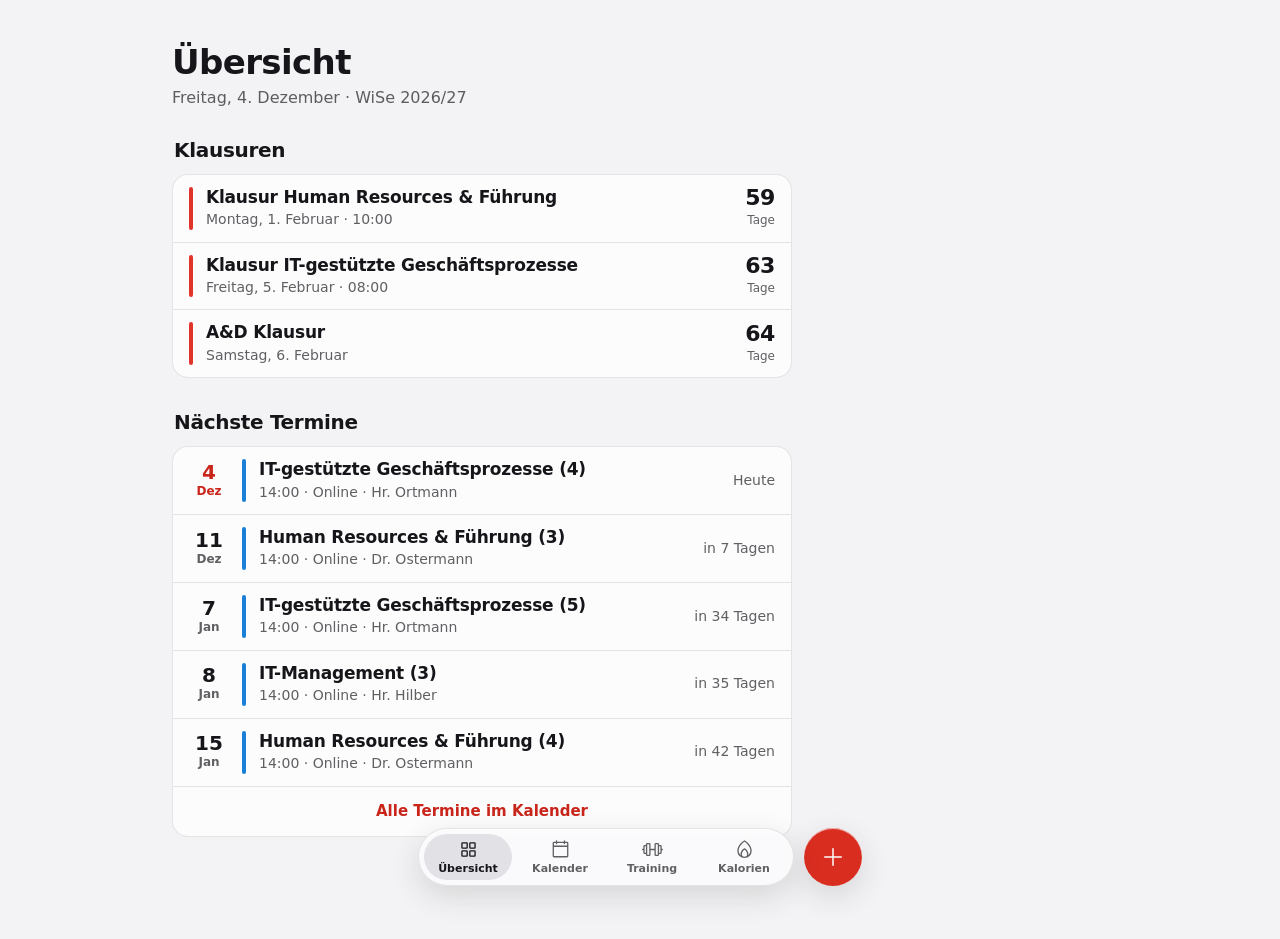
<file: index.html>
<!DOCTYPE html>
<html lang="de">
<head>
  <meta charset="UTF-8" />
  <meta name="viewport" content="width=device-width, initial-scale=1, viewport-fit=cover" />
  <meta name="theme-color" content="#f3f3f5" media="(prefers-color-scheme: light)" />
  <meta name="theme-color" content="#0b0b0d" media="(prefers-color-scheme: dark)" />
  <meta name="apple-mobile-web-app-capable" content="yes" />
  <meta name="apple-mobile-web-app-status-bar-style" content="default" />
  <meta name="apple-mobile-web-app-title" content="Studienkalender" />
  <title>Studienkalender</title>
  <link rel="icon" href="icon.svg" type="image/svg+xml" />
  <link rel="icon" href="favicon-32.png" sizes="32x32" type="image/png" />
  <link rel="apple-touch-icon" href="apple-touch-icon.png" />
  <link rel="manifest" href="manifest.webmanifest" />
  <link rel="stylesheet" href="style.css?v=11" />
</head>
<body>
  <main class="app">
    <header class="page-head">
      <h1>Übersicht</h1>
      <p class="sub" id="todayDate"></p>
    </header>

    <section class="dash" aria-labelledby="h-exams" id="examSection" hidden>
      <div class="section-head"><h2 id="h-exams">Klausuren</h2></div>
      <div class="group" id="exams"></div>
    </section>

    <section class="dash" aria-labelledby="h-next">
      <div class="section-head"><h2 id="h-next">Nächste Termine</h2></div>
      <div class="group" id="upcoming"></div>
    </section>
  </main>

  <nav class="tabbar" id="tabbar" aria-label="Hauptnavigation"></nav>

  <script src="app.js?v=8"></script>
  <script>
    const data = loadEvents();
    mountTabbar("home");

    document.getElementById("todayDate").textContent =
      `${DAYS_LONG[new Date().getDay()]}, ${new Date().getDate()}. ${MONTHS[new Date().getMonth()]} · ${semesterLabel()}`;

    /* ---- Countdown bis zu den anstehenden Klausuren ---- */
    const exams = allEventsSorted(data).filter((e) => e.category === "exam" && daysUntil(e.date) >= 0);
    if (exams.length) {
      document.getElementById("examSection").hidden = false;
      document.getElementById("exams").innerHTML = exams.map((e) => {
        const d = daysUntil(e.date);
        const dt = parseKey(e.date);
        const sub = [`${DAYS_LONG[dt.getDay()]}, ${dt.getDate()}. ${MONTHS[dt.getMonth()]}`, e.time]
          .filter(Boolean).join(" · ");
        const count = d > 1
          ? `<span class="num">${d}</span><span class="unit">Tage</span>`
          : `<span class="num">${relativeLabel(d)}</span>`;
        return `
          <a class="row" href="calendar.html?d=${e.date}">
            <span class="bar bg-exam"></span>
            <span class="ev-text">
              <span class="t">${escapeHtml(displayTitle(e))}</span>
              <span class="m">${escapeHtml(sub)}</span>
            </span>
            <span class="count ${d <= 7 ? "soon" : ""}">${count}</span>
          </a>`;
      }).join("");
    }

    /* ---- Die nächsten 5 anstehenden Termine (alle Kategorien) ---- */
    const future = allEventsSorted(data).filter((e) => daysUntil(e.date) >= 0);
    const wrap = document.getElementById("upcoming");

    if (future.length === 0) {
      wrap.innerHTML = `
        <div class="empty">
          <div class="t">Keine anstehenden Termine</div>
          <div class="m">Trag deinen nächsten Termin ein, dann erscheint er hier.</div>
          <a class="link-btn pressable" href="calendar.html?new=1">Termin hinzufügen</a>
        </div>`;
    } else {
      wrap.innerHTML = future.slice(0, 5).map((e) => {
        const dt = parseKey(e.date);
        const cat = CATS[e.category] || CATS.lecture;
        const d = daysUntil(e.date);
        return `
          <a class="row" href="calendar.html?d=${e.date}">
            <span class="datebox ${d === 0 ? "is-today" : ""}">
              <span class="d">${dt.getDate()}</span>
              <span class="m">${MONTHS_SHORT[dt.getMonth()]}</span>
            </span>
            <span class="bar bg-${cat.cls}"></span>
            <span class="ev-text">
              <span class="t">${escapeHtml(displayTitle(e))}</span>
              <span class="m">${escapeHtml(eventMeta(e))}</span>
            </span>
            <span class="when">${relativeLabel(d)}</span>
          </a>`;
      }).join("") + (future.length > 5
        ? `<a class="group-btn" href="calendar.html">Alle Termine im Kalender</a>` : "");
    }
  </script>
</body>
</html>
</file>
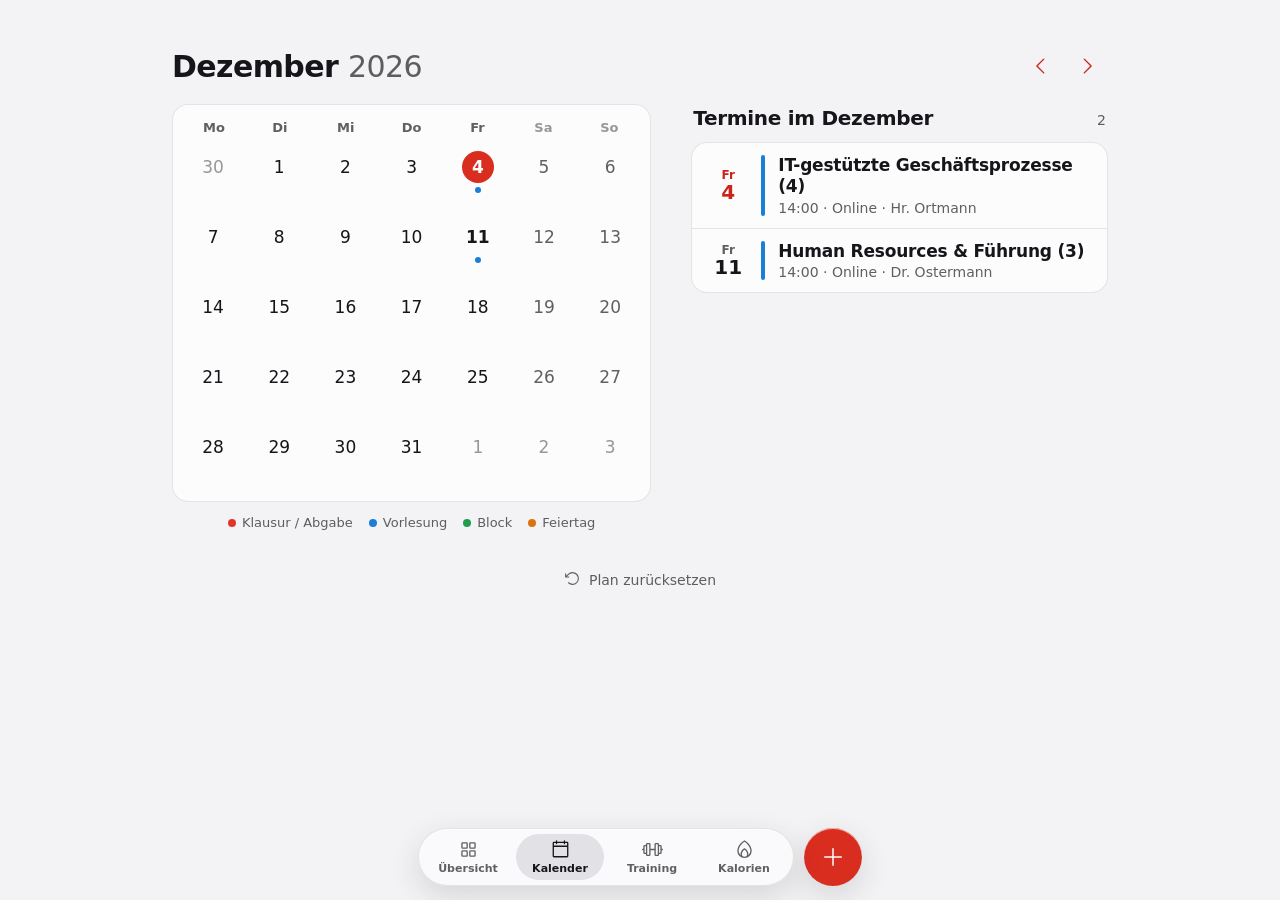
<file: calendar.html>
<!DOCTYPE html>
<html lang="de">
<head>
  <meta charset="UTF-8" />
  <meta name="viewport" content="width=device-width, initial-scale=1, viewport-fit=cover" />
  <meta name="theme-color" content="#f3f3f5" media="(prefers-color-scheme: light)" />
  <meta name="theme-color" content="#0b0b0d" media="(prefers-color-scheme: dark)" />
  <meta name="apple-mobile-web-app-capable" content="yes" />
  <meta name="apple-mobile-web-app-status-bar-style" content="default" />
  <title>Kalender · Studienkalender</title>
  <link rel="icon" href="icon.svg" type="image/svg+xml" />
  <link rel="icon" href="favicon-32.png" sizes="32x32" type="image/png" />
  <link rel="apple-touch-icon" href="apple-touch-icon.png" />
  <link rel="manifest" href="manifest.webmanifest" />
  <link rel="stylesheet" href="style.css?v=11" />
</head>
<body>
  <main class="app">
    <header class="cal-head">
      <h1 class="cal-title" id="calTitle" aria-live="polite"></h1>
      <div class="cal-nav">
        <button class="today-pill pressable" id="todayBtn">Heute</button>
        <button class="nav-btn pressable" id="prevBtn" aria-label="Vorheriger Monat"></button>
        <button class="nav-btn pressable" id="nextBtn" aria-label="Nächster Monat"></button>
      </div>
    </header>

    <div class="cal-layout">
      <div>
        <div class="cal-pane" id="calPane">
          <div class="weekday-row" aria-hidden="true">
            <span>Mo</span><span>Di</span><span>Mi</span><span>Do</span><span>Fr</span>
            <span class="we">Sa</span><span class="we">So</span>
          </div>
          <div class="grid" id="grid"></div>
        </div>

        <div class="legend">
          <span><i class="bg-exam"></i>Klausur / Abgabe</span>
          <span><i class="bg-lecture"></i>Vorlesung</span>
          <span><i class="bg-block"></i>Block</span>
          <span><i class="bg-holiday"></i>Feiertag</span>
        </div>
      </div>

      <section class="agenda" aria-labelledby="agendaTitle">
        <div class="section-head">
          <h2 id="agendaTitle"></h2>
          <span class="meta" id="agendaCount"></span>
        </div>
        <div class="group" id="agenda"></div>
      </section>
    </div>

    <div class="reset-wrap">
      <button class="quiet-btn" id="resetBtn"><span id="resetIcon"></span>Plan zurücksetzen</button>
    </div>
  </main>

  <nav class="tabbar" id="tabbar" aria-label="Hauptnavigation"></nav>

  <!-- Sheet (mobil von unten, am Desktop als Dialog) -->
  <div class="scrim" id="scrim"></div>
  <div class="sheet" id="sheet" role="dialog" aria-modal="true" tabindex="-1">
    <div class="grabber"></div>
    <div id="sheetBody"></div>
  </div>

  <script src="app.js?v=8"></script>
  <script>
    let data = loadEvents();
    const now = new Date();
    let view = { year: now.getFullYear(), month: now.getMonth() };
    let selectedKey = null;
    const DAYS_SHORT = ["So", "Mo", "Di", "Mi", "Do", "Fr", "Sa"];
    const reduceMotion = matchMedia("(prefers-reduced-motion: reduce)");

    /* Icons */
    document.getElementById("prevBtn").innerHTML = ICON.chevL;
    document.getElementById("nextBtn").innerHTML = ICON.chevR;
    document.getElementById("resetIcon").innerHTML = ICON.reset;
    mountTabbar("cal", () => openForm(selectedKey || todayKey(), null));

    /* ============================ Monatsraster ============================ */
    function renderCalendar() {
      document.getElementById("calTitle").innerHTML =
        `${MONTHS[view.month]} <span class="y">${view.year}</span>`;

      const first = new Date(view.year, view.month, 1);
      const startWeekday = (first.getDay() + 6) % 7; // Montag = 0
      const daysInMonth = new Date(view.year, view.month + 1, 0).getDate();
      const totalCells = Math.ceil((startWeekday + daysInMonth) / 7) * 7;
      const tKey = todayKey();
      /* "Heute" nur anbieten, wenn ein anderer Monat gezeigt wird */
      document.getElementById("todayBtn").hidden =
        view.year === now.getFullYear() && view.month === now.getMonth();

      let html = "";
      for (let i = 0; i < totalCells; i++) {
        const cellDate = new Date(view.year, view.month, 1 - startWeekday + i);
        const key = toKey(cellDate);
        const out = cellDate.getMonth() !== view.month;
        const weekday = cellDate.getDay();
        const evs = getEventsForDate(data, key);

        const dots = evs.length
          ? evs.slice(0, 3).map((e) =>
              `<span class="dot bg-${(CATS[e.category] || CATS.lecture).cls}"></span>`).join("") +
            (evs.length > 3 ? '<span class="more">+</span>' : "")
          : "";

        const classes = ["cell"];
        if (out) classes.push("out");
        if (weekday === 0 || weekday === 6) classes.push("we");
        if (key === tKey) classes.push("today");
        if (evs.length) classes.push("has");
        if (key === selectedKey) classes.push("selected");

        const label = formatLongDate(key) +
          (evs.length ? `, ${evs.length} ${evs.length === 1 ? "Termin" : "Termine"}` : "");

        html += `<button class="${classes.join(" ")}" data-key="${key}" aria-label="${label}">
          <span class="daynum">${cellDate.getDate()}</span>
          <span class="dots">${dots}</span>
        </button>`;
      }
      document.getElementById("grid").innerHTML = html;
      renderAgenda();
    }

    /* Ein Listener für alle Zellen */
    document.getElementById("grid").addEventListener("click", (e) => {
      const cell = e.target.closest(".cell");
      if (cell) openDay(cell.dataset.key);
    });

    /* ============================ Monatsliste ============================ */
    function renderAgenda() {
      const prefix = `${view.year}-${pad(view.month + 1)}-`;
      const list = allEventsSorted(data).filter((e) => e.date.startsWith(prefix));
      const tKey = todayKey();

      document.getElementById("agendaTitle").textContent = `Termine im ${MONTHS[view.month]}`;
      document.getElementById("agendaCount").textContent = list.length ? String(list.length) : "";

      const wrap = document.getElementById("agenda");
      if (list.length === 0) {
        wrap.innerHTML = `
          <div class="empty">
            <div class="t">Keine Termine in diesem Monat</div>
            <div class="m">Tippe auf einen Tag oder auf das Plus, um einen Termin anzulegen.</div>
          </div>`;
        return;
      }
      wrap.innerHTML = list.map((e) => {
        const dt = parseKey(e.date);
        const cat = CATS[e.category] || CATS.lecture;
        return `
          <button class="row ${e.date < tKey ? "past" : ""}" data-date="${e.date}" data-id="${e.id}">
            <span class="datebox ${e.date === tKey ? "is-today" : ""}">
              <span class="m">${DAYS_SHORT[dt.getDay()]}</span>
              <span class="d">${dt.getDate()}</span>
            </span>
            <span class="bar bg-${cat.cls}"></span>
            <span class="ev-text">
              <span class="t">${escapeHtml(displayTitle(e))}</span>
              <span class="m">${escapeHtml(eventMeta(e))}</span>
            </span>
          </button>`;
      }).join("");
    }
    document.getElementById("agenda").addEventListener("click", (e) => {
      const row = e.target.closest(".row");
      if (row) openForm(row.dataset.date, row.dataset.id);
    });

    /* ============================ Sheet ============================ */
    const scrim = document.getElementById("scrim");
    const sheet = document.getElementById("sheet");
    const sheetBody = document.getElementById("sheetBody");
    let lastFocus = null;

    function sheetHead(title, sub) {
      return `
        <div class="sheet-head">
          <div>
            <h2 class="sheet-title" id="sheetTitle">${title}</h2>
            ${sub ? `<p class="sheet-sub">${sub}</p>` : ""}
          </div>
          <button class="close-btn" data-close aria-label="Schließen">${ICON.close}</button>
        </div>`;
    }
    function openSheet(htmlContent) {
      if (!sheet.classList.contains("open")) lastFocus = document.activeElement;
      sheetBody.innerHTML = htmlContent;
      sheet.setAttribute("aria-labelledby", "sheetTitle");
      sheet.scrollTop = 0;
      scrim.classList.add("open");
      sheet.classList.add("open");
      sheet.focus({ preventScroll: true });
    }
    function closeSheet() {
      sheet.classList.remove("open");
      scrim.classList.remove("open");
      if (selectedKey) { selectedKey = null; renderCalendar(); }
      if (lastFocus && document.contains(lastFocus)) lastFocus.focus({ preventScroll: true });
    }
    scrim.addEventListener("click", closeSheet);
    sheet.addEventListener("click", (e) => { if (e.target.closest("[data-close]")) closeSheet(); });

    /* ---- Tagesansicht ---- */
    function openDay(key) {
      selectedKey = key;
      renderCalendar();
      const evs = getEventsForDate(data, key);
      const dt = parseKey(key);
      let body = sheetHead(
        `${dt.getDate()}. ${MONTHS[dt.getMonth()]}`,
        `${DAYS_LONG[dt.getDay()]} · ${relativeLabel(daysUntil(key))}`);

      if (evs.length) {
        body += '<div class="day-events">' + evs.map((e) => {
          const cat = CATS[e.category] || CATS.lecture;
          return `
            <button class="ev-card pressable" data-edit="${e.id}">
              <span class="bar bg-${cat.cls}"></span>
              <span class="ev-text">
                <span class="t">${escapeHtml(displayTitle(e))}</span>
                <span class="m">${escapeHtml(eventMeta(e))}</span>
              </span>
              <span class="chev">${ICON.chevR}</span>
            </button>`;
        }).join("") + "</div>";
      } else {
        body += '<div class="empty"><div class="m">Keine Termine an diesem Tag.</div></div>';
      }

      /* Kalorien des Tages, Tipp öffnet den Tracker für genau diesen Tag */
      const kc = calorieTotal(loadCalories(), key);
      body += `
        <a class="ev-card kcal-link pressable" href="kcal.html?d=${key}">
          <span class="kcal-ic">${ICON.flame}</span>
          <span class="ev-text">
            <span class="t">Kalorien</span>
            <span class="m">${kc ? `${kc.toLocaleString("de-DE")} kcal` : "Noch nichts eingetragen"}</span>
          </span>
          <span class="chev">${ICON.chevR}</span>
        </a>`;

      body += `<button class="btn btn-save pressable" data-new>Neuer Termin</button>`;
      openSheet(body);

      sheetBody.querySelectorAll("[data-edit]").forEach((b) =>
        b.addEventListener("click", () => openForm(key, b.dataset.edit)));
      sheetBody.querySelector("[data-new]").addEventListener("click", () => openForm(key, null));
    }

    /* ---- Formular (Erstellen / Bearbeiten) ---- */
    function openForm(key, id) {
      let ev = { title: "", category: "lecture", time: "", location: "", note: "" };
      if (id) {
        const found = (data[key] || []).find((x) => x.id === id);
        if (found) ev = { ...ev, ...found };
      }

      const segs = Object.entries(CATS).map(([k, c]) =>
        `<button type="button" class="seg" data-cat="${k}" aria-pressed="${ev.category === k}">
          <i class="bg-${c.cls}"></i>${c.label}
        </button>`).join("");

      const opt = '<span class="opt">(optional)</span>';
      const body = sheetHead(id ? "Termin bearbeiten" : "Neuer Termin") + `
        <div class="field">
          <label for="f-title">Titel</label>
          <input class="input" id="f-title" type="text" autocomplete="off"
            placeholder="z. B. Mathe Klausur" value="${escapeAttr(ev.title)}" />
        </div>

        <div class="field">
          <span class="label" id="l-cat">Kategorie</span>
          <div class="segmented" id="f-seg" role="group" aria-labelledby="l-cat">${segs}</div>
        </div>

        <div class="field">
          <label for="f-date">Datum</label>
          <input id="f-date" type="date" value="${key}" />
        </div>

        <div class="field-row">
        <div class="field">
          <label for="f-time">Uhrzeit ${opt}</label>
          <input class="input" id="f-time" type="text" inputmode="numeric" autocomplete="off"
            placeholder="z. B. 14:00" value="${escapeAttr(ev.time || "")}" />
        </div>

        <div class="field">
          <label for="f-loc">Ort ${opt}</label>
          <input class="input" id="f-loc" type="text" autocomplete="off"
            placeholder="z. B. Raum 1.02" value="${escapeAttr(ev.location || "")}" />
        </div>

        </div>

        <div class="field">
          <label for="f-note">Notiz ${opt}</label>
          <textarea class="textarea" id="f-note" placeholder="Themen, Hilfsmittel">${escapeHtml(ev.note || "")}</textarea>
        </div>

        <div class="form-actions">
          <button class="btn btn-save pressable" id="f-save">Speichern</button>
          ${id ? '<button class="btn btn-delete" id="f-del">Termin löschen</button>' : ""}
        </div>`;

      openSheet(body);

      let selectedCat = ev.category;
      const segWrap = sheetBody.querySelector("#f-seg");
      segWrap.addEventListener("click", (e) => {
        const s = e.target.closest(".seg");
        if (!s) return;
        selectedCat = s.dataset.cat;
        segWrap.querySelectorAll(".seg").forEach((x) =>
          x.setAttribute("aria-pressed", x === s ? "true" : "false"));
      });

      const titleEl = sheetBody.querySelector("#f-title");
      const saveBtn = sheetBody.querySelector("#f-save");
      const syncSave = () => { saveBtn.disabled = !titleEl.value.trim(); };
      titleEl.addEventListener("input", syncSave);
      syncSave();

      function save() {
        const newDate = sheetBody.querySelector("#f-date").value || key;
        const record = {
          id: id || undefined,
          title: titleEl.value.trim(),
          category: selectedCat,
          time: sheetBody.querySelector("#f-time").value.trim(),
          location: sheetBody.querySelector("#f-loc").value.trim(),
          note: sheetBody.querySelector("#f-note").value.trim(),
        };
        if (!record.title) return;
        upsertEvent(data, newDate, record);
        const nd = parseKey(newDate);
        view = { year: nd.getFullYear(), month: nd.getMonth() };
        selectedKey = null;
        closeSheet();
        renderCalendar();
        toast(id ? "Gespeichert" : "Termin hinzugefügt");
      }
      saveBtn.addEventListener("click", save);
      /* Enter in einem einzeiligen Feld speichert */
      sheetBody.querySelectorAll("input").forEach((inp) =>
        inp.addEventListener("keydown", (e) => { if (e.key === "Enter") save(); }));

      if (id) {
        sheetBody.querySelector("#f-del").addEventListener("click", () => {
          const backup = { ...ev };
          deleteEvent(data, id);
          selectedKey = null;
          closeSheet();
          renderCalendar();
          toast("Termin gelöscht", {
            label: "Rückgängig",
            run: () => { upsertEvent(data, key, backup); renderCalendar(); },
          });
        });
      }

      if (!id && matchMedia("(pointer: fine)").matches) titleEl.focus({ preventScroll: true });
    }

    /* ---- Zurücksetzen mit Rückfrage im Sheet ---- */
    document.getElementById("resetBtn").addEventListener("click", () => {
      openSheet(sheetHead("Plan zurücksetzen?",
        "Alle eigenen Termine und Änderungen gehen verloren. Der ursprüngliche Studienplan wird wiederhergestellt.") + `
        <div class="form-actions">
          <button class="btn btn-save pressable" id="r-yes">Zurücksetzen</button>
          <button class="btn btn-cancel pressable" data-close>Abbrechen</button>
        </div>`);
      sheetBody.querySelector("#r-yes").addEventListener("click", () => {
        localStorage.removeItem(STORAGE_KEY);
        clearSeedPackFlags();
        data = loadEvents();
        closeSheet();
        renderCalendar();
        toast("Plan zurückgesetzt");
      });
    });

    /* ============================ Steuerung ============================ */
    function shiftMonth(delta) {
      const d = new Date(view.year, view.month + delta, 1);
      view = { year: d.getFullYear(), month: d.getMonth() };
      renderCalendar();
      /* Kurzes Einblenden in Blätterrichtung zeigt, wohin gewechselt wurde */
      if (!reduceMotion.matches) {
        document.getElementById("grid").animate(
          [{ opacity: 0, transform: `translateX(${delta * 14}px)` }, { opacity: 1, transform: "none" }],
          { duration: 220, easing: "cubic-bezier(0.23, 1, 0.32, 1)" });
      }
    }
    document.getElementById("prevBtn").addEventListener("click", () => shiftMonth(-1));
    document.getElementById("nextBtn").addEventListener("click", () => shiftMonth(1));
    document.getElementById("todayBtn").addEventListener("click", () => {
      const n = new Date();
      view = { year: n.getFullYear(), month: n.getMonth() };
      renderCalendar();
    });

    /* Wischen über dem Monatsraster blättert */
    (() => {
      const pane = document.getElementById("calPane");
      let x0 = null, y0 = 0;
      pane.addEventListener("touchstart", (e) => {
        x0 = e.touches[0].clientX; y0 = e.touches[0].clientY;
      }, { passive: true });
      pane.addEventListener("touchend", (e) => {
        if (x0 === null) return;
        const dx = e.changedTouches[0].clientX - x0;
        const dy = e.changedTouches[0].clientY - y0;
        x0 = null;
        if (Math.abs(dx) > 48 && Math.abs(dx) > Math.abs(dy) * 1.5) shiftMonth(dx < 0 ? 1 : -1);
      }, { passive: true });
    })();

    /* Tastatur: Esc schließt, Pfeile blättern (nur ohne offenes Sheet) */
    document.addEventListener("keydown", (e) => {
      const open = sheet.classList.contains("open");
      if (e.key === "Escape" && open) { closeSheet(); return; }
      if (open || e.target.closest("input, textarea")) return;
      if (e.key === "ArrowLeft") shiftMonth(-1);
      if (e.key === "ArrowRight") shiftMonth(1);
    });

    /* Deep-Links: ?d=YYYY-MM-DD öffnet den Tag, ?new=1 das Formular */
    const params = new URLSearchParams(location.search);
    const deep = params.get("d");
    const validDeep = deep && /^\d{4}-\d{2}-\d{2}$/.test(deep);
    if (validDeep) {
      const dt = parseKey(deep);
      view = { year: dt.getFullYear(), month: dt.getMonth() };
    }
    renderCalendar();
    if (validDeep) openDay(deep);
    else if (params.get("new")) openForm(todayKey(), null);
  </script>
</body>
</html>
</file>
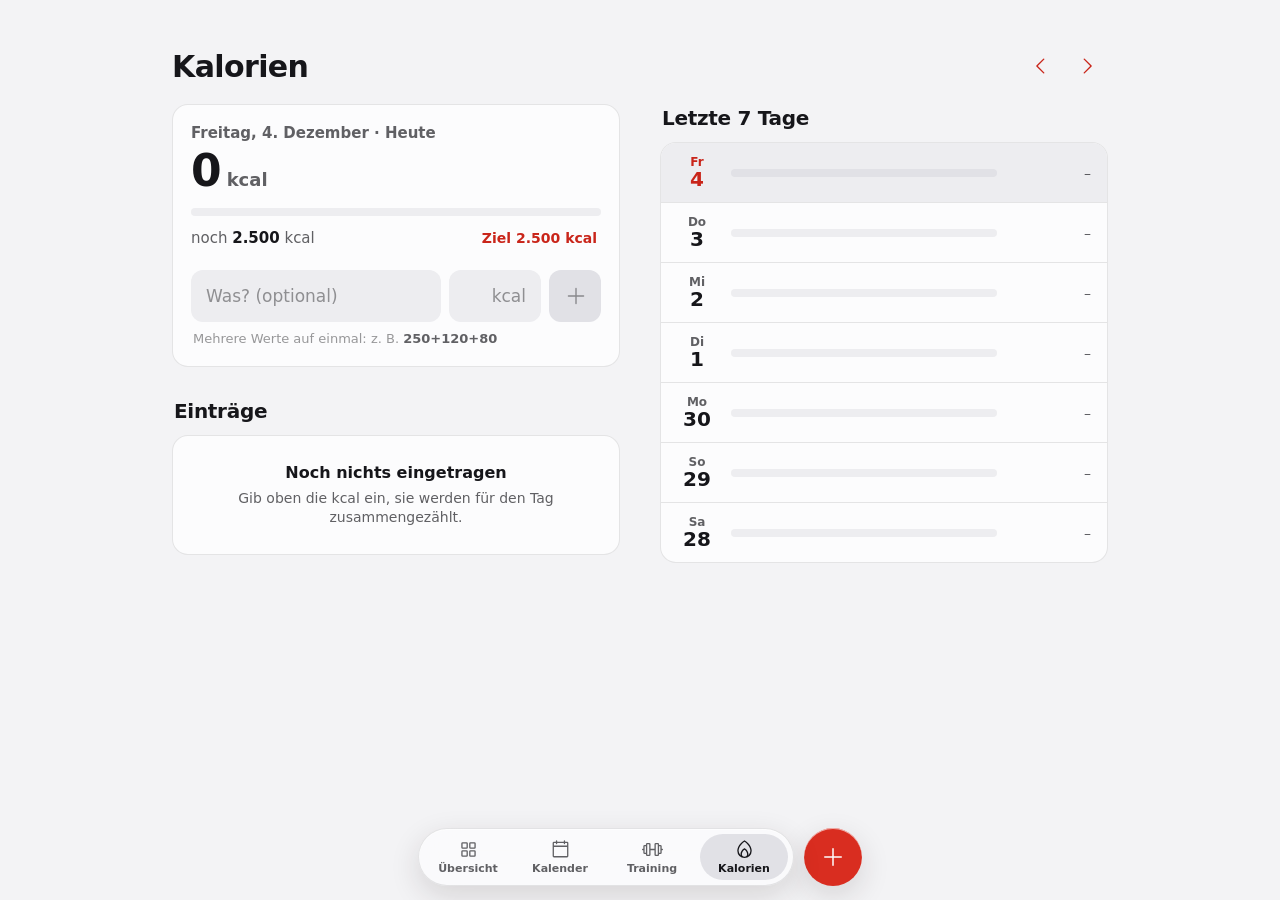
<file: kcal.html>
<!DOCTYPE html>
<html lang="de">
<head>
  <meta charset="UTF-8" />
  <meta name="viewport" content="width=device-width, initial-scale=1, viewport-fit=cover" />
  <meta name="theme-color" content="#f3f3f5" media="(prefers-color-scheme: light)" />
  <meta name="theme-color" content="#0b0b0d" media="(prefers-color-scheme: dark)" />
  <meta name="apple-mobile-web-app-capable" content="yes" />
  <meta name="apple-mobile-web-app-status-bar-style" content="default" />
  <title>Kalorien · Studienkalender</title>
  <link rel="icon" href="icon.svg" type="image/svg+xml" />
  <link rel="icon" href="favicon-32.png" sizes="32x32" type="image/png" />
  <link rel="apple-touch-icon" href="apple-touch-icon.png" />
  <link rel="manifest" href="manifest.webmanifest" />
  <link rel="stylesheet" href="style.css?v=11" />
</head>
<body>
  <main class="app page">
    <header class="cal-head">
      <h1 class="cal-title">Kalorien</h1>
      <div class="cal-nav">
        <button class="today-pill pressable" id="todayBtn">Heute</button>
        <button class="nav-btn pressable" id="prevBtn" aria-label="Vorheriger Tag"></button>
        <button class="nav-btn pressable" id="nextBtn" aria-label="Nächster Tag"></button>
      </div>
    </header>

    <div class="train-layout">
      <div>
        <section aria-labelledby="h-day">
          <div class="today-card">
            <div class="kcal-day" id="h-day" aria-live="polite"></div>
            <div class="kcal-total"><span id="total">0</span><span class="u">kcal</span></div>
            <div class="kcal-meter" aria-hidden="true"><span id="meter"></span></div>
            <div class="kcal-goal" id="goalLine"></div>

            <form class="kcal-form" id="addForm" autocomplete="off">
              <input class="input" id="f-name" type="text" placeholder="Was? (optional)" aria-label="Was gegessen" />
              <input class="input kcal-in" id="f-kcal" type="text" inputmode="decimal" placeholder="kcal" aria-label="Kalorien" />
              <button class="btn btn-save pressable kcal-add" id="f-add" type="submit" aria-label="Hinzufügen" disabled></button>
            </form>
            <p class="kcal-hint">Mehrere Werte auf einmal: z. B. <b>250+120+80</b></p>

            <div class="chips" id="recent"></div>
          </div>
        </section>

        <section aria-labelledby="h-entries">
          <div class="section-head">
            <h2 id="h-entries">Einträge</h2>
            <span class="meta" id="entryCount"></span>
          </div>
          <div class="group" id="entries"></div>
        </section>
      </div>

      <section aria-labelledby="h-week">
        <div class="section-head">
          <h2 id="h-week">Letzte 7 Tage</h2>
          <span class="meta" id="weekAvg"></span>
        </div>
        <div class="group" id="week"></div>
      </section>
    </div>
  </main>

  <nav class="tabbar" id="tabbar" aria-label="Hauptnavigation"></nav>

  <script src="app.js?v=8"></script>
  <script>
    /* ===========================================================
       Kalorien-Tracker: pro Tag beliebig viele Einträge, Summe wird addiert.
       Speicher: localStorage["calories"] = { "YYYY-MM-DD": [{ id, name, kcal, time }] }
       =========================================================== */
    const GOAL_KEY = "calorie_goal";
    let cal = loadCalories();
    let goal = Number(localStorage.getItem(GOAL_KEY)) || 2500;
    let editingGoal = false;

    const params = new URLSearchParams(location.search);
    const deep = params.get("d");
    let dayKey = deep && /^\d{4}-\d{2}-\d{2}$/.test(deep) ? deep : todayKey();

    const fmt = (n) => Math.round(n).toLocaleString("de-DE");
    const shiftKey = (key, days) => {
      const d = parseKey(key);
      return toKey(new Date(d.getFullYear(), d.getMonth(), d.getDate() + days));
    };

    /* "250+120,5+80" -> 451 ; ungültig -> null */
    function parseKcal(str) {
      const parts = str.replace(/\s/g, "").replace(/,/g, ".").split("+").filter((p) => p !== "");
      if (!parts.length) return null;
      let sum = 0;
      for (const p of parts) {
        const n = Number(p);
        if (!isFinite(n) || n < 0) return null;
        sum += n;
      }
      return sum > 0 ? Math.round(sum) : null;
    }

    /* ---- Tageskarte ---- */
    function renderDay() {
      const dt = parseKey(dayKey);
      const rel = daysUntil(dayKey);
      document.getElementById("h-day").textContent =
        `${DAYS_LONG[dt.getDay()]}, ${dt.getDate()}. ${MONTHS[dt.getMonth()]}` +
        (Math.abs(rel) <= 1 ? ` · ${relativeLabel(rel)}` : "");
      document.getElementById("todayBtn").hidden = dayKey === todayKey();

      const total = calorieTotal(cal, dayKey);
      document.getElementById("total").textContent = fmt(total);
      const meter = document.getElementById("meter");
      meter.style.width = `${Math.min(100, (total / goal) * 100)}%`;
      meter.classList.toggle("over", total > goal);

      const line = document.getElementById("goalLine");
      if (editingGoal) {
        line.innerHTML = `
          <form class="goal-form" id="goalForm">
            <label for="g-in">Tagesziel</label>
            <input class="input" id="g-in" type="text" inputmode="numeric" value="${goal}" />
            <button class="link-btn pressable" type="submit">OK</button>
          </form>`;
        const inp = line.querySelector("#g-in");
        inp.focus(); inp.select();
        line.querySelector("#goalForm").addEventListener("submit", (e) => {
          e.preventDefault();
          const v = parseKcal(inp.value);
          if (v) { goal = v; localStorage.setItem(GOAL_KEY, String(goal)); }
          editingGoal = false;
          renderDay(); renderWeek();
        });
      } else {
        const diff = goal - total;
        const status = diff >= 0
          ? `noch <b>${fmt(diff)}</b> kcal`
          : `<b class="is-over">${fmt(-diff)}</b> kcal über Ziel`;
        line.innerHTML = `<span>${status}</span><button class="goal-btn" id="goalBtn">Ziel ${fmt(goal)} kcal</button>`;
        line.querySelector("#goalBtn").addEventListener("click", () => { editingGoal = true; renderDay(); });
      }

      renderEntries();
      renderRecent();
    }

    /* ---- Einträge des Tages ---- */
    function renderEntries() {
      const list = (cal[dayKey] || []).slice().sort((a, b) => (a.time || "").localeCompare(b.time || ""));
      document.getElementById("entryCount").textContent = list.length ? String(list.length) : "";
      const wrap = document.getElementById("entries");
      if (!list.length) {
        wrap.innerHTML = `<div class="empty"><div class="t">Noch nichts eingetragen</div>
          <div class="m">Gib oben die kcal ein, sie werden für den Tag zusammengezählt.</div></div>`;
        return;
      }
      wrap.innerHTML = list.map((e) => `
        <div class="kcal-row">
          <span class="ev-text">
            <span class="t">${escapeHtml(e.name || "Eintrag")}</span>
            ${e.time ? `<span class="m">${escapeHtml(e.time)} Uhr</span>` : ""}
          </span>
          <span class="kv">${fmt(e.kcal)} kcal</span>
          <button class="del-btn" data-del="${e.id}" aria-label="${escapeAttr((e.name || "Eintrag") + " löschen")}">${ICON.close}</button>
        </div>`).join("") + `
        <div class="kcal-row sum"><span class="ev-text"><span class="t">Summe</span></span>
          <span class="kv">${fmt(calorieTotal(cal, dayKey))} kcal</span><span class="del-space"></span></div>`;
    }
    document.getElementById("entries").addEventListener("click", (e) => {
      const b = e.target.closest("[data-del]");
      if (!b) return;
      const key = dayKey;
      const idx = (cal[key] || []).findIndex((x) => x.id === b.dataset.del);
      if (idx < 0) return;
      const [removed] = cal[key].splice(idx, 1);
      if (!cal[key].length) delete cal[key];
      saveCalories(cal);
      renderAll();
      toast("Eintrag gelöscht", {
        label: "Rückgängig",
        run: () => { (cal[key] = cal[key] || []).push(removed); saveCalories(cal); renderAll(); },
      });
    });

    /* ---- Zuletzt benutzt: ein Tipp fügt den Eintrag erneut hinzu ---- */
    function renderRecent() {
      const seen = new Map();
      for (const k of Object.keys(cal).sort().reverse()) {
        for (const e of (cal[k] || []).slice().reverse()) {
          if (!e.name) continue;
          const id = e.name.toLowerCase();
          if (!seen.has(id)) seen.set(id, e);
          if (seen.size >= 6) break;
        }
        if (seen.size >= 6) break;
      }
      const el = document.getElementById("recent");
      el.innerHTML = seen.size
        ? `<div class="chips-label">Schnell hinzufügen</div>` + [...seen.values()].map((e) =>
            `<button class="chip pressable" data-name="${escapeAttr(e.name)}" data-kcal="${e.kcal}">
              ${escapeHtml(e.name)} <span>${fmt(e.kcal)}</span></button>`).join("")
        : "";
    }
    document.getElementById("recent").addEventListener("click", (e) => {
      const c = e.target.closest(".chip");
      if (c) addEntry(c.dataset.name, Number(c.dataset.kcal));
    });

    /* ---- Wochenübersicht ---- */
    function renderWeek() {
      const tKey = todayKey();
      const days = [];
      for (let i = 0; i < 7; i++) days.push(shiftKey(tKey, -i));
      const totals = days.map((k) => calorieTotal(cal, k));
      const logged = totals.filter((t) => t > 0);
      document.getElementById("weekAvg").textContent =
        logged.length ? `Ø ${fmt(logged.reduce((a, b) => a + b, 0) / logged.length)} kcal` : "";
      const max = Math.max(goal, ...totals);
      document.getElementById("week").innerHTML = days.map((k, i) => {
        const dt = parseKey(k);
        const t = totals[i];
        return `
          <button class="row week-row ${k === dayKey ? "is-sel" : ""}" data-key="${k}">
            <span class="datebox ${k === tKey ? "is-today" : ""}">
              <span class="m">${["So","Mo","Di","Mi","Do","Fr","Sa"][dt.getDay()]}</span>
              <span class="d">${dt.getDate()}</span>
            </span>
            <span class="wbar"><span class="${t > goal ? "over" : ""}" style="width:${(t / max) * 100}%"></span></span>
            <span class="when">${t ? fmt(t) + " kcal" : "–"}</span>
          </button>`;
      }).join("");
    }
    document.getElementById("week").addEventListener("click", (e) => {
      const r = e.target.closest(".week-row");
      if (r) { dayKey = r.dataset.key; renderAll(); window.scrollTo({ top: 0, behavior: "smooth" }); }
    });

    /* ---- Hinzufügen ---- */
    const nameEl = document.getElementById("f-name");
    const kcalEl = document.getElementById("f-kcal");
    const addBtn = document.getElementById("f-add");
    addBtn.innerHTML = ICON.plus;
    const syncAdd = () => { addBtn.disabled = parseKcal(kcalEl.value) === null; };
    kcalEl.addEventListener("input", syncAdd);

    function addEntry(name, kcal) {
      const now = new Date();
      (cal[dayKey] = cal[dayKey] || []).push({
        id: uid(), name: name.trim(), kcal,
        time: dayKey === todayKey() ? `${pad(now.getHours())}:${pad(now.getMinutes())}` : "",
      });
      saveCalories(cal);
      renderAll();
      toast(`+${fmt(kcal)} kcal · ${fmt(calorieTotal(cal, dayKey))} gesamt`);
    }
    document.getElementById("addForm").addEventListener("submit", (e) => {
      e.preventDefault();
      const v = parseKcal(kcalEl.value);
      if (v === null) { kcalEl.focus(); return; }
      addEntry(nameEl.value, v);
      nameEl.value = ""; kcalEl.value = ""; syncAdd();
      if (matchMedia("(pointer: fine)").matches) nameEl.focus();
    });

    /* ---- Tag wechseln ---- */
    document.getElementById("prevBtn").innerHTML = ICON.chevL;
    document.getElementById("nextBtn").innerHTML = ICON.chevR;
    document.getElementById("prevBtn").addEventListener("click", () => { dayKey = shiftKey(dayKey, -1); renderAll(); });
    document.getElementById("nextBtn").addEventListener("click", () => { dayKey = shiftKey(dayKey, 1); renderAll(); });
    document.getElementById("todayBtn").addEventListener("click", () => { dayKey = todayKey(); renderAll(); });

    function renderAll() { editingGoal = false; renderDay(); renderWeek(); }

    mountTabbar("kcal");
    renderAll();
    document.addEventListener("visibilitychange", () => {
      if (!document.hidden) { cal = loadCalories(); renderAll(); }
    });
  </script>
</body>
</html>
</file>
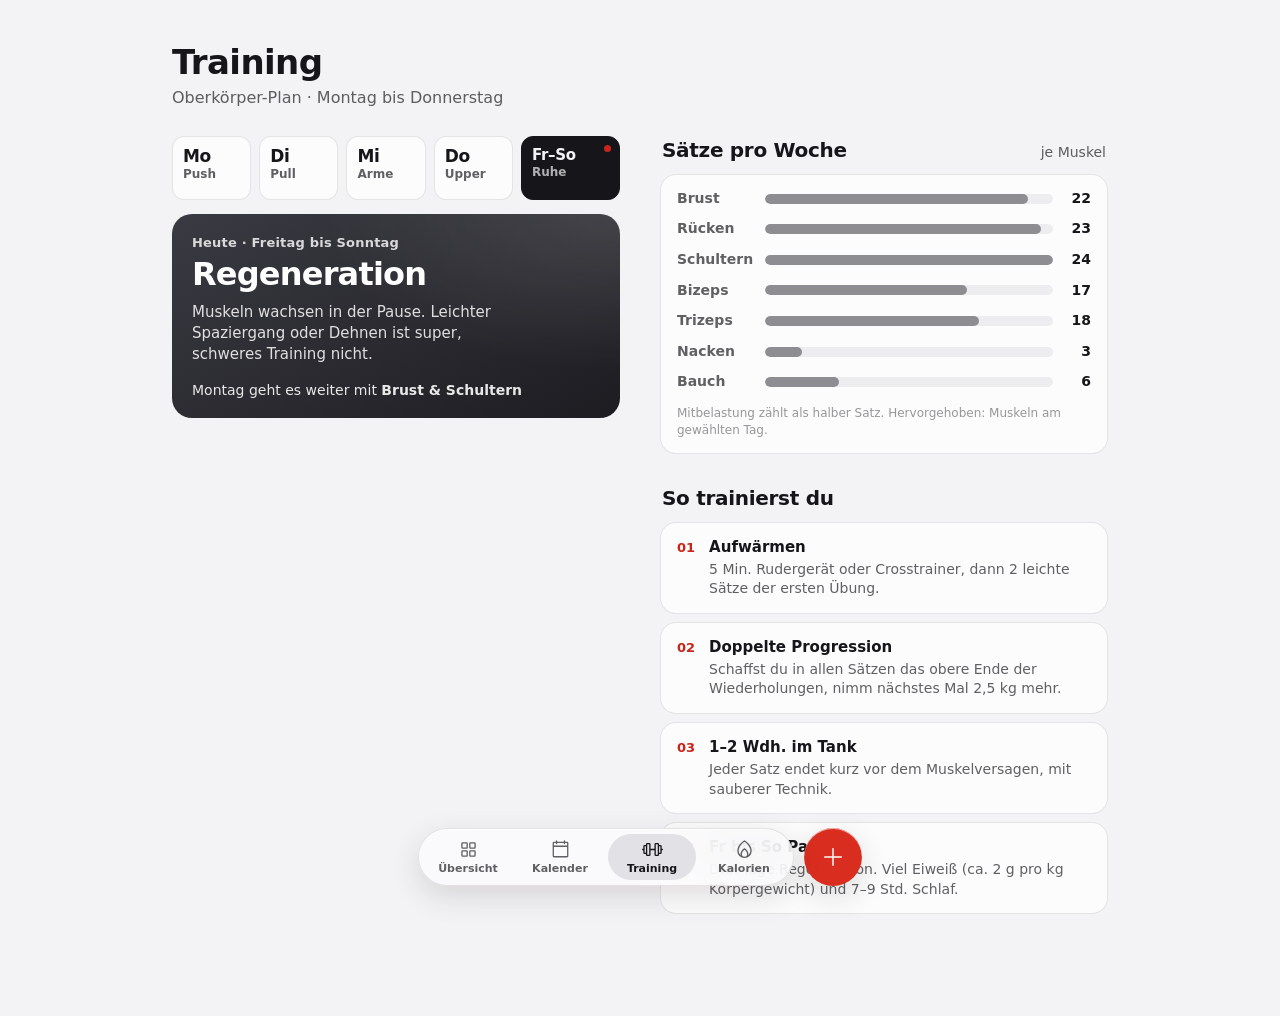
<file: training.html>
<!DOCTYPE html>
<html lang="de">
<head>
  <meta charset="UTF-8" />
  <meta name="viewport" content="width=device-width, initial-scale=1, viewport-fit=cover" />
  <meta name="theme-color" content="#f3f3f5" media="(prefers-color-scheme: light)" />
  <meta name="theme-color" content="#0b0b0d" media="(prefers-color-scheme: dark)" />
  <meta name="apple-mobile-web-app-capable" content="yes" />
  <meta name="apple-mobile-web-app-status-bar-style" content="default" />
  <title>Training · Studienkalender</title>
  <link rel="icon" href="icon.svg" type="image/svg+xml" />
  <link rel="icon" href="favicon-32.png" sizes="32x32" type="image/png" />
  <link rel="apple-touch-icon" href="apple-touch-icon.png" />
  <link rel="manifest" href="manifest.webmanifest" />
  <link rel="stylesheet" href="style.css?v=14" />
</head>
<body>
  <main class="app page">
    <header class="page-head">
      <h1>Training</h1>
      <p class="sub">Oberkörper-Plan · Montag bis Donnerstag</p>
    </header>

    <div class="train-layout">
      <div>
        <nav class="tw-rail" id="rail" aria-label="Trainingstag wählen"></nav>
        <section class="tw-hero" id="hero" aria-live="polite"></section>
        <section aria-labelledby="h-ex" id="exWrap">
          <div class="section-head"><h2 id="h-ex">Übungen</h2><span class="meta" id="exMeta"></span></div>
          <p class="tw-hint">Antippen = erledigt · Gedrückt halten = Ausführung</p>
          <ol class="tw-list" id="exList"></ol>
        </section>
      </div>

      <div>
        <section aria-labelledby="h-vol">
          <div class="section-head"><h2 id="h-vol">Sätze pro Woche</h2><span class="meta">je Muskel</span></div>
          <div class="tw-vol" id="vol"></div>
        </section>
        <section aria-labelledby="h-rules">
          <div class="section-head"><h2 id="h-rules">So trainierst du</h2></div>
          <div class="tw-rules">
            <div class="tw-rule"><span class="k">01</span><div><b>Aufwärmen</b><span>5 Min. Rudergerät oder Crosstrainer, dann 2 leichte Sätze der ersten Übung.</span></div></div>
            <div class="tw-rule"><span class="k">02</span><div><b>Doppelte Progression</b><span>Schaffst du in allen Sätzen das obere Ende der Wiederholungen, nimm nächstes Mal 2,5 kg mehr.</span></div></div>
            <div class="tw-rule"><span class="k">03</span><div><b>1–2 Wdh. im Tank</b><span>Jeder Satz endet kurz vor dem Muskelversagen, mit sauberer Technik.</span></div></div>
            <div class="tw-rule"><span class="k">04</span><div><b>Fr bis So Pause</b><span>Drei Tage Regeneration. Viel Eiweiß (ca. 2 g pro kg Körpergewicht) und 7–9 Std. Schlaf.</span></div></div>
          </div>
        </section>
      </div>
    </div>
  </main>

  <nav class="tabbar" id="tabbar" aria-label="Hauptnavigation"></nav>

  <script src="app.js?v=8"></script>
  <script>
    /* ===========================================================
       Trainingsplan: 4 Tage Oberkörper, Montag bis Donnerstag.
       Jeder Muskel wird zweimal pro Woche trainiert.
       Übung anpassen: name, sets (Anzahl), reps, rest (Pause), tip (Technik),
       hit = { Muskel: Anteil } für die Wochenübersicht (1 = voll, 0.5 = mit).
       =========================================================== */
    const PLAN = [
      { dow: 1, short: "Push", title: "Brust & Schultern", focus: ["Brust", "Schultern", "Trizeps"], exercises: [
        { name: "Bankdrücken (Langhantel)", sets: 4, reps: "6–8", rest: "2:30", hit: { Brust: 1, Trizeps: 0.5 },
          tip: "Schulterblätter zusammen und nach unten, Füße fest am Boden. Stange zur unteren Brust führen." },
        { name: "Schrägbankdrücken (Kurzhantel)", sets: 3, reps: "8–10", rest: "2:00", hit: { Brust: 1, Schultern: 0.5 },
          tip: "Bank auf 30°. Unten tief dehnen, oben die Hanteln nicht zusammenschlagen." },
        { name: "Schulterdrücken sitzend (Kurzhantel)", sets: 3, reps: "8–10", rest: "2:00", hit: { Schultern: 1, Trizeps: 0.5 },
          tip: "Rücken an der Lehne, Ellbogen leicht vor dem Körper. Kein Hohlkreuz." },
        { name: "Seitheben (Kurzhantel)", sets: 4, reps: "12–15", rest: "1:00", hit: { Schultern: 1 },
          tip: "Leicht vorgebeugt, Ellbogen führen. Nur bis Schulterhöhe, langsam ablassen." },
        { name: "Cable Flys (Kabelzug)", sets: 3, reps: "12–15", rest: "1:00", hit: { Brust: 1 },
          tip: "Kabel auf Brusthöhe, leicht gebeugte Arme. In der Mitte 1 Sekunde zusammendrücken." },
        { name: "Trizepsdrücken am Seil", sets: 3, reps: "10–12", rest: "1:00", hit: { Trizeps: 1 },
          tip: "Ellbogen fest am Körper, unten das Seil auseinanderziehen." },
      ] },
      { dow: 2, short: "Pull", title: "Rücken & Bizeps", focus: ["Rücken", "Bizeps", "hintere Schulter"], exercises: [
        { name: "Klimmzüge (oder Latzug)", sets: 4, reps: "6–10", rest: "2:30", hit: { Rücken: 1, Bizeps: 0.5 },
          tip: "Brust zur Stange, Schulterblätter zuerst nach unten ziehen. Schaffst du keine 6, nimm den Latzug." },
        { name: "Langhantelrudern", sets: 4, reps: "8–10", rest: "2:00", hit: { Rücken: 1, Bizeps: 0.5 },
          tip: "Oberkörper ca. 45° vorgebeugt, Rücken gerade. Stange zum Bauchnabel ziehen." },
        { name: "Latzug eng (neutraler Griff)", sets: 3, reps: "10–12", rest: "1:30", hit: { Rücken: 1 },
          tip: "Leicht zurücklehnen, Ellbogen zur Hüfte ziehen. Oben voll strecken." },
        { name: "Face Pulls", sets: 3, reps: "15", rest: "1:00", hit: { Schultern: 1 },
          tip: "Seil auf Augenhöhe, Richtung Stirn ziehen und Hände nach außen drehen. Gut für gesunde Schultern." },
        { name: "SZ-Curls", sets: 3, reps: "8–10", rest: "1:30", hit: { Bizeps: 1 },
          tip: "Ellbogen bleiben ruhig neben dem Körper, kein Schwung aus dem Rücken." },
        { name: "Hammer-Curls", sets: 3, reps: "10–12", rest: "1:00", hit: { Bizeps: 1 },
          tip: "Daumen zeigt nach oben. Trainiert auch den Unterarm." },
        { name: "Hanging Leg Raises", sets: 3, reps: "10–15", rest: "1:00", hit: { Bauch: 1 },
          tip: "Becken nach oben einrollen, nicht nur die Beine schwingen." },
      ] },
      { dow: 3, short: "Arme", title: "Schultern & Arme", focus: ["Schultern", "Bizeps", "Trizeps"], exercises: [
        { name: "Arnold Press", sets: 3, reps: "8–10", rest: "2:00", hit: { Schultern: 1, Trizeps: 0.5 },
          tip: "Handflächen starten zu dir, beim Drücken nach vorne drehen. Kontrolliert ablassen." },
        { name: "Seitheben am Kabel", sets: 4, reps: "12–15", rest: "1:00", hit: { Schultern: 1 },
          tip: "Einarmig, Kabel hinter dem Körper. Konstante Spannung über die ganze Bewegung." },
        { name: "Reverse Flys (Maschine)", sets: 3, reps: "12–15", rest: "1:00", hit: { Schultern: 1, Rücken: 0.5 },
          tip: "Arme fast gestreckt, Bewegung kommt aus der hinteren Schulter, nicht aus dem Nacken." },
        { name: "Dips (oder enges Bankdrücken)", sets: 3, reps: "8–10", rest: "2:00", hit: { Trizeps: 1, Brust: 0.5 },
          tip: "Oberkörper aufrecht für mehr Trizeps. Nur so tief, wie die Schulter es angenehm erlaubt." },
        { name: "Schrägbank-Curls (Kurzhantel)", sets: 3, reps: "10–12", rest: "1:00", hit: { Bizeps: 1 },
          tip: "Bank auf 45°, Arme hängen hinter dem Körper. Starke Dehnung unten." },
        { name: "Trizeps über Kopf am Kabel", sets: 3, reps: "10–12", rest: "1:00", hit: { Trizeps: 1 },
          tip: "Ellbogen zeigen nach vorne und bleiben eng. Unten tief dehnen." },
        { name: "Shrugs (Kurzhantel)", sets: 3, reps: "12–15", rest: "1:00", hit: { Nacken: 1 },
          tip: "Schultern gerade nach oben zu den Ohren ziehen, oben 1 Sekunde halten. Nicht kreisen." },
      ] },
      { dow: 4, short: "Upper", title: "Brust & Rücken", focus: ["Brust", "Rücken", "Schultern"], exercises: [
        { name: "Schrägbankdrücken (Langhantel)", sets: 4, reps: "6–8", rest: "2:30", hit: { Brust: 1, Schultern: 0.5, Trizeps: 0.5 },
          tip: "Bank auf 30°. Stange zum oberen Brustbereich, Ellbogen ca. 45° vom Körper." },
        { name: "Rudern am Kabel (sitzend)", sets: 4, reps: "10–12", rest: "2:00", hit: { Rücken: 1, Bizeps: 0.5 },
          tip: "Brust raus, Griff zum Bauch ziehen und Schulterblätter zusammendrücken." },
        { name: "Brustpresse (Maschine)", sets: 3, reps: "10–12", rest: "1:30", hit: { Brust: 1, Trizeps: 0.5 },
          tip: "Griffe auf Brusthöhe, oben nicht ganz durchstrecken, damit die Spannung bleibt." },
        { name: "Latzug breit", sets: 3, reps: "10–12", rest: "1:30", hit: { Rücken: 1, Bizeps: 0.5 },
          tip: "Stange zur oberen Brust, nicht in den Nacken. Ellbogen nach unten führen." },
        { name: "Butterfly (Maschine)", sets: 3, reps: "12–15", rest: "1:00", hit: { Brust: 1 },
          tip: "Langsam öffnen und in der Mitte kurz halten." },
        { name: "Überzüge am Kabel", sets: 3, reps: "12–15", rest: "1:00", hit: { Rücken: 1 },
          tip: "Arme fast gestreckt, Stange im Bogen bis zu den Oberschenkeln drücken. Isoliert den Latissimus." },
        { name: "Kabel-Crunches", sets: 3, reps: "12–15", rest: "1:00", hit: { Bauch: 1 },
          tip: "Kniend, Seil am Kopf. Wirbelsäule einrollen, nicht aus der Hüfte ziehen." },
      ] },
    ];
    const DAY_NAMES = ["Sonntag", "Montag", "Dienstag", "Mittwoch", "Donnerstag", "Freitag", "Samstag"];
    const DAY_SHORT = ["So", "Mo", "Di", "Mi", "Do", "Fr", "Sa"];

    /* Alte Daten vom früheren 2-Tage-Split aufräumen */
    ["training_shift", "training_done", "training_checks"].forEach((k) => { try { localStorage.removeItem(k); } catch (e) {} });

    const todayDow = () => new Date().getDay();
    const planFor = (dow) => PLAN.find((p) => p.dow === dow) || null;
    let selected = todayDow();  // 1–4 = Trainingstag, sonst Ruhe

    const totalSets = (p) => p.exercises.reduce((a, x) => a + x.sets, 0);
    const restSec = (r) => { const [m, s] = r.split(":").map(Number); return m * 60 + s; };
    /* Grobe Dauer: Sätze à ~45 s plus Pausen plus 10 Min. Aufwärmen */
    const duration = (p) => Math.round((p.exercises.reduce((a, x) => a + x.sets * (45 + restSec(x.rest)), 0) / 60 + 10) / 5) * 5;

    function renderRail() {
      const t = todayDow();
      const tile = (dow, top, bottom) => {
        const isRest = dow === 0;
        const on = isRest ? !planFor(selected) : selected === dow;
        const isToday = isRest ? !planFor(t) : t === dow;
        return `<button class="tw-tile pressable ${isRest ? "rest" : ""}" aria-pressed="${on}" data-dow="${dow}">
          <span class="d">${top}</span><span class="f">${bottom}</span>${isToday ? '<span class="now">Heute</span>' : ""}</button>`;
      };
      document.getElementById("rail").innerHTML =
        PLAN.map((p) => tile(p.dow, DAY_SHORT[p.dow], p.short)).join("") + tile(0, "Fr–So", "Ruhe");
      document.querySelectorAll(".tw-tile").forEach((b) => b.addEventListener("click", () => {
        selected = Number(b.dataset.dow);
        render();
      }));
    }

    function renderHero() {
      const p = planFor(selected);
      const el = document.getElementById("hero");
      const isToday = selected === todayDow() || (!p && !planFor(todayDow()));
      if (!p) {
        el.className = "tw-hero is-rest";
        el.innerHTML = `
          <div class="tw-eyebrow">${isToday ? "Heute · " : ""}Freitag bis Sonntag</div>
          <div class="tw-title">Regeneration</div>
          <p class="tw-desc">Muskeln wachsen in der Pause. Leichter Spaziergang oder Dehnen ist super, schweres Training nicht.</p>
          <div class="tw-next">Montag geht es weiter mit <b>${PLAN[0].title}</b></div>`;
        return;
      }
      const idx = PLAN.indexOf(p) + 1;
      el.className = "tw-hero";
      el.innerHTML = `
        <div class="tw-eyebrow">${isToday ? "Heute · " : ""}${DAY_NAMES[p.dow]} · Tag ${idx} von 4</div>
        <div class="tw-title">${escapeHtml(p.title)}</div>
        <div class="tw-chips">${p.focus.map((f) => `<span>${escapeHtml(f)}</span>`).join("")}</div>
        <div class="tw-stats">
          <div><b>${p.exercises.length}</b><span>Übungen</span></div>
          <div><b>${totalSets(p)}</b><span>Sätze</span></div>
          <div><b>~${duration(p)}</b><span>Minuten</span></div>
        </div>`;
    }

    /* ---- Erledigt-Status: pro Datum die Namen der abgehakten Übungen ---- */
    const DONE_KEY = "training_done_v2";
    let done = (() => { try { return JSON.parse(localStorage.getItem(DONE_KEY)) || {}; } catch (e) { return {}; } })();
    for (const k of Object.keys(done)) if (daysUntil(k) < -7) delete done[k];
    const saveDone = () => { try { localStorage.setItem(DONE_KEY, JSON.stringify(done)); } catch (e) {} };
    /* Datum des gewählten Wochentags in der aktuellen Woche (Mo–So) */
    function dateForDow(dow) {
      const d = new Date();
      const mon = (d.getDay() + 6) % 7;
      return toKey(new Date(d.getFullYear(), d.getMonth(), d.getDate() - mon + (dow + 6) % 7));
    }

    const openTips = new Set();
    function renderExercises() {
      const p = planFor(selected);
      const wrap = document.getElementById("exWrap");
      if (!p) { wrap.hidden = true; return; }
      wrap.hidden = false;
      const key = dateForDow(p.dow);
      const set = new Set(done[key] || []);
      const n = p.exercises.filter((x) => set.has(x.name)).length;
      document.getElementById("exMeta").textContent = `${n} von ${p.exercises.length} erledigt`;
      const list = document.getElementById("exList");
      list.innerHTML = p.exercises.map((x, i) => {
        const on = set.has(x.name);
        return `
        <li class="tw-ex ${on ? "done" : ""}" role="checkbox" tabindex="0" aria-checked="${on}" data-name="${escapeAttr(x.name)}">
          <div class="row1">
            <span class="num">${on ? ICON.check : String(i + 1).padStart(2, "0")}</span>
            <span class="body">
              <span class="name">${escapeHtml(x.name)}</span>
              <span class="meta">${escapeHtml(Object.keys(x.hit)[0])} · ${x.rest} Pause</span>
            </span>
            <span class="dose"><b>${x.sets}×</b>${escapeHtml(x.reps)}</span>
          </div>
          <p class="tip" hidden><b>Ausführung</b>${escapeHtml(x.tip)}</p>
        </li>`;
      }).join("");

      const toggle = (li) => {
        const name = li.dataset.name;
        if (set.has(name)) set.delete(name); else set.add(name);
        done[key] = [...set];
        saveDone();
        renderExercises();
        if (set.size === p.exercises.length) toast("Training erledigt 💪");
      };
      /* Ausführung ein-/ausblenden, offene bleiben nach dem Abhaken offen */
      const showTip = (li) => {
        const tip = li.querySelector(".tip");
        tip.hidden = !tip.hidden;
        li.classList.toggle("open", !tip.hidden);
        if (tip.hidden) openTips.delete(li.dataset.name); else openTips.add(li.dataset.name);
        if (navigator.vibrate) navigator.vibrate(12);
      };
      list.querySelectorAll(".tw-ex").forEach((li) => {
        if (openTips.has(li.dataset.name)) { li.querySelector(".tip").hidden = false; li.classList.add("open"); }
        let timer = null, longFired = false, sx = 0, sy = 0;
        const cancel = () => { clearTimeout(timer); timer = null; li.classList.remove("holding"); };
        li.addEventListener("pointerdown", (e) => {
          longFired = false; sx = e.clientX; sy = e.clientY;
          li.classList.add("holding");
          timer = setTimeout(() => { longFired = true; cancel(); showTip(li); }, 450);
        });
        li.addEventListener("pointermove", (e) => {
          if (timer && Math.hypot(e.clientX - sx, e.clientY - sy) > 10) cancel();
        });
        ["pointerup", "pointercancel", "pointerleave"].forEach((t) => li.addEventListener(t, cancel));
        li.addEventListener("contextmenu", (e) => e.preventDefault());
        li.addEventListener("click", () => {
          if (longFired) { longFired = false; return; }
          toggle(li);
        });
        li.addEventListener("keydown", (e) => {
          if (e.key === " " || e.key === "Enter") { e.preventDefault(); toggle(li); }
          if (e.key === "i") showTip(li);
        });
      });
    }

    function renderVolume() {
      const vol = {};
      for (const p of PLAN) for (const x of p.exercises)
        for (const [m, f] of Object.entries(x.hit)) vol[m] = (vol[m] || 0) + x.sets * f;
      const order = ["Brust", "Rücken", "Schultern", "Bizeps", "Trizeps", "Nacken", "Bauch"];
      const max = Math.max(...Object.values(vol));
      const sel = planFor(selected);
      const selHits = new Set(sel ? sel.exercises.flatMap((x) => Object.keys(x.hit)) : []);
      document.getElementById("vol").innerHTML = order.filter((m) => vol[m]).map((m) => `
        <div class="tw-bar ${selHits.has(m) ? "on" : ""}">
          <span class="m">${m}</span>
          <span class="track"><span style="width:${(vol[m] / max) * 100}%"></span></span>
          <span class="v">${Math.round(vol[m])}</span>
        </div>`).join("") +
        `<p class="tw-foot">Mitbelastung zählt als halber Satz. Hervorgehoben: Muskeln am gewählten Tag.</p>`;
    }

    function render() { renderRail(); renderHero(); renderExercises(); renderVolume(); }

    mountTabbar("gym");
    render();
    /* Beim Zurückkehren in die App auf den aktuellen Wochentag springen */
    document.addEventListener("visibilitychange", () => {
      if (!document.hidden) { selected = todayDow(); render(); }
    });
  </script>
</body>
</html>
</file>
<file: style.css>
/* ===========================================================
   Studienkalender - Styles
   Ein Thema pro Gerät: folgt der Systemeinstellung (hell/dunkel).
   Ebenen (z-index): Tab-Leiste 30, Abdunklung 40, Sheet 50, Toast 60.
   Radien: Karten 16px, Bedienelemente 12px, Pillen/Kreise voll.
   =========================================================== */

:root {
  color-scheme: light dark;

  /* Flächen */
  --bg: #f3f3f5;
  --surface: #fcfcfd;
  --surface-2: #ededf0;
  --surface-3: #e1e1e6;
  --line: rgba(20, 20, 26, 0.10);

  /* Text */
  --text: #16161a;
  --text-2: rgba(22, 22, 26, 0.68);
  --text-3: rgba(22, 22, 26, 0.44);

  /* Akzent: ein Rot für alles Bedienbare */
  --accent: #c9251a;        /* Text und Icons */
  --accent-fill: #d92d20;   /* gefüllte Flächen mit weißer Schrift */
  --on-accent: #fdfdfd;
  --accent-soft: rgba(217, 45, 32, 0.10);

  /* Kategorien (Punkte und Balken) */
  --red: #e0352b;
  --blue: #1a7fd6;
  --green: #1f9d4d;
  --orange: #d9730b;

  --shadow-float: 0 10px 30px rgba(40, 30, 30, 0.14), 0 1px 0 rgba(255, 255, 255, 0.6) inset;
  --scrim: rgba(20, 20, 26, 0.38);

  /* Bewegung */
  --ease-out: cubic-bezier(0.23, 1, 0.32, 1);
  --ease-drawer: cubic-bezier(0.32, 0.72, 0, 1);

  /* Layout */
  --radius: 12px;
  --radius-lg: 16px;
  --safe-top: env(safe-area-inset-top, 0px);
  --safe-bottom: env(safe-area-inset-bottom, 0px);
  --tabbar-h: 58px;
}

@media (prefers-color-scheme: dark) {
  :root {
    --bg: #0b0b0d;
    --surface: #18181b;
    --surface-2: #232327;
    --surface-3: #303035;
    --line: rgba(255, 255, 255, 0.10);

    --text: #f5f5f7;
    --text-2: rgba(235, 235, 245, 0.66);
    --text-3: rgba(235, 235, 245, 0.42);

    --accent: #ff6b61;
    --accent-fill: #d92d20;
    --on-accent: #fdfdfd;
    --accent-soft: rgba(255, 107, 97, 0.14);

    --red: #ff453a;
    --blue: #5ac8fa;
    --green: #34c759;
    --orange: #ff9f0a;

    --shadow-float: 0 12px 34px rgba(0, 0, 0, 0.55), 0 1px 0 rgba(255, 255, 255, 0.06) inset;
    --scrim: rgba(0, 0, 0, 0.56);
  }
}

* {
  box-sizing: border-box;
  -webkit-tap-highlight-color: transparent;
}

html { -webkit-text-size-adjust: 100%; }

body {
  margin: 0;
  background: var(--bg);
  color: var(--text);
  font-family: -apple-system, BlinkMacSystemFont, "SF Pro Display", "SF Pro Text",
    "Segoe UI", system-ui, "Helvetica Neue", Arial, sans-serif;
  font-size: 17px;
  line-height: 1.4;
  -webkit-font-smoothing: antialiased;
  text-rendering: optimizeLegibility;
  min-height: 100dvh;
  overflow-x: hidden;
}

button {
  font-family: inherit;
  font-size: inherit;
  cursor: pointer;
  border: none;
  background: none;
  color: inherit;
  padding: 0;
}

a { color: inherit; text-decoration: none; }

h1, h2, p { margin: 0; }

:focus-visible {
  outline: 2px solid var(--accent);
  outline-offset: 2px;
}

/* Deckt den Bereich unter Uhr und Notch ab, damit beim Scrollen nichts durchscheint */
body::before {
  content: "";
  position: fixed;
  top: 0;
  left: 0;
  right: 0;
  height: var(--safe-top);
  background: var(--bg);
  z-index: 30;
}

.app {
  max-width: 480px;
  margin: 0 auto;
  padding: calc(var(--safe-top) + 20px) 18px
    calc(var(--safe-bottom) + var(--tabbar-h) + 44px);
  min-height: 100dvh;
}

/* Kategorie-Farben */
.bg-exam    { background: var(--red); }
.bg-abgabe  { background: var(--red); }
.bg-lecture { background: var(--blue); }
.bg-block   { background: var(--green); }
.bg-holiday { background: var(--orange); }

/* Druck-Feedback */
.pressable { transition: transform 160ms var(--ease-out), background-color 160ms ease; }
.pressable:active { transform: scale(0.97); }

/* ============================ SEITENKOPF ============================ */
.page-head { margin-bottom: 26px; }
.page-head h1 {
  font-size: 34px;
  font-weight: 700;
  letter-spacing: -0.6px;
  line-height: 1.1;
}
.page-head .sub {
  color: var(--text-2);
  font-size: 16px;
  margin-top: 6px;
}

.section-head {
  display: flex;
  align-items: baseline;
  justify-content: space-between;
  gap: 12px;
  margin: 0 2px 10px;
}
.section-head h2 {
  font-size: 20px;
  font-weight: 700;
  letter-spacing: -0.3px;
}
.section-head .meta { color: var(--text-2); font-size: 14px; }

/* ============================ TERMINZEILEN ============================ */
.bar { flex: 0 0 auto; width: 4px; align-self: stretch; min-height: 36px; border-radius: 2px; }
.ev-text { min-width: 0; flex: 1; }
.ev-text .t, .ev-text .m, .datebox .d, .datebox .m { display: block; }
.ev-text .t {
  font-size: 17px;
  font-weight: 600;
  letter-spacing: -0.2px;
  line-height: 1.25;
  overflow-wrap: break-word;
}
.ev-text .m { font-size: 14px; color: var(--text-2); margin-top: 2px; }

/* ============================ LISTEN ============================ */
.group {
  background: var(--surface);
  border: 1px solid var(--line);
  border-radius: var(--radius-lg);
  overflow: hidden;
}
.row {
  display: flex;
  align-items: center;
  gap: 13px;
  padding: 12px 16px;
  width: 100%;
  min-height: 60px;
  text-align: left;
  transition: background-color 140ms ease;
}
.row + .row { border-top: 1px solid var(--line); }
.row:active { background: var(--surface-2); }
.row.past { opacity: 0.55; }

.datebox { flex: 0 0 auto; width: 40px; text-align: center; }
.datebox .d {
  font-size: 20px;
  font-weight: 700;
  line-height: 1.05;
  font-variant-numeric: tabular-nums;
}
.datebox .m { font-size: 12px; font-weight: 600; color: var(--text-2); }
.datebox.is-today .d, .datebox.is-today .m { color: var(--accent); }

.row .when {
  flex: 0 0 auto;
  font-size: 14px;
  color: var(--text-2);
  font-variant-numeric: tabular-nums;
}

/* Countdown rechts in der Zeile (Klausuren) */
.count { flex: 0 0 auto; text-align: right; font-variant-numeric: tabular-nums; }
.count .num { display: block; font-size: 22px; font-weight: 700; letter-spacing: -0.4px; line-height: 1; }
.count .unit { display: block; font-size: 12px; color: var(--text-2); margin-top: 3px; }
.count.soon .num { color: var(--accent); }

.dash + .dash { margin-top: 30px; }
.dash[hidden] { display: none; }

.group-btn {
  display: block;
  width: 100%;
  padding: 14px 16px;
  border-top: 1px solid var(--line);
  color: var(--accent);
  font-size: 15px;
  font-weight: 600;
  text-align: center;
}
.group-btn:active { background: var(--surface-2); }

.empty {
  padding: 26px 18px;
  text-align: center;
}
.empty .t { font-size: 16px; font-weight: 600; }
.empty .m { color: var(--text-2); font-size: 14px; margin-top: 4px; }
.empty .link-btn { margin-top: 14px; }

.link-btn {
  display: inline-flex;
  align-items: center;
  justify-content: center;
  min-height: 44px;
  padding: 0 18px;
  border-radius: 999px;
  background: var(--accent-soft);
  color: var(--accent);
  font-size: 15px;
  font-weight: 600;
}

/* ============================ TAB-LEISTE ============================ */
.tabbar {
  position: fixed;
  left: 50%;
  bottom: calc(var(--safe-bottom) + 14px);
  transform: translateX(-50%);
  z-index: 30;
  width: min(444px, calc(100% - 32px));
  display: flex;
  align-items: center;
  gap: 10px;
}
.tabs {
  flex: 1;
  display: flex;
  gap: 4px;
  padding: 5px;
  height: var(--tabbar-h);
  border-radius: 999px;
  border: 1px solid var(--line);
  background: color-mix(in srgb, var(--surface) 82%, transparent);
  -webkit-backdrop-filter: blur(22px) saturate(160%);
  backdrop-filter: blur(22px) saturate(160%);
  box-shadow: var(--shadow-float);
}
.tab {
  flex: 1;
  min-width: 0;
  display: flex;
  flex-direction: column;
  align-items: center;
  justify-content: center;
  gap: 2px;
  border-radius: 999px;
  color: var(--text-2);
  font-size: 11px;
  font-weight: 600;
  line-height: 1.2;
  transition: background-color 160ms ease, color 160ms ease;
}
.tab svg { width: 21px; height: 21px; }
.tab[aria-current="page"] { background: var(--surface-3); color: var(--text); }
.fab {
  flex: 0 0 auto;
  width: var(--tabbar-h);
  height: var(--tabbar-h);
  display: grid;
  place-items: center;
  border-radius: 50%;
  background: var(--accent-fill);
  color: var(--on-accent);
  box-shadow: var(--shadow-float);
}
.fab svg { width: 24px; height: 24px; }

@media (prefers-reduced-transparency: reduce) {
  .tabs { background: var(--surface); -webkit-backdrop-filter: none; backdrop-filter: none; }
}

/* ============================ KALENDER ============================ */
.cal-head {
  display: flex;
  align-items: center;
  justify-content: space-between;
  gap: 10px;
  margin-bottom: 16px;
}
.cal-title {
  font-size: clamp(20px, 5.6vw, 30px);
  white-space: nowrap;
  min-width: 0;
  overflow: hidden;
  text-overflow: ellipsis;
  font-weight: 700;
  letter-spacing: -0.6px;
  line-height: 1.1;
  font-variant-numeric: tabular-nums;
}
.cal-title .y { color: var(--text-2); font-weight: 500; }
.cal-nav { display: flex; align-items: center; gap: 4px; flex: 0 0 auto; }
@media (max-width: 359px) { .cal-title .y { display: none; } }
.nav-btn {
  width: 42px;
  height: 44px;
  display: grid;
  place-items: center;
  border-radius: 50%;
  color: var(--accent);
}
.nav-btn:active { background: var(--surface-2); }
.nav-btn svg { width: 22px; height: 22px; }
.today-pill[hidden] { display: none; }
.today-pill {
  height: 36px;
  padding: 0 14px;
  margin-right: 2px;
  border-radius: 999px;
  background: var(--accent-soft);
  color: var(--accent);
  font-size: 15px;
  font-weight: 600;
}

.cal-pane {
  background: var(--surface);
  border: 1px solid var(--line);
  border-radius: var(--radius-lg);
  padding: 10px 8px 8px;
  touch-action: pan-y;
}
.weekday-row {
  display: grid;
  grid-template-columns: repeat(7, 1fr);
  margin-bottom: 2px;
}
.weekday-row span {
  text-align: center;
  font-size: 13px;
  font-weight: 600;
  color: var(--text-2);
  padding: 4px 0 6px;
}
.weekday-row span.we { color: var(--text-3); }

.grid {
  display: grid;
  grid-template-columns: repeat(7, 1fr);
  gap: 2px;
}
.cell {
  min-height: 54px;
  padding: 6px 0 5px;
  display: flex;
  flex-direction: column;
  align-items: center;
  gap: 4px;
  border-radius: var(--radius);
  transition: background-color 140ms ease;
}
.cell:active { background: var(--surface-2); }
.cell .daynum {
  width: 32px;
  height: 32px;
  display: grid;
  place-items: center;
  font-size: 17px;
  font-weight: 500;
  font-variant-numeric: tabular-nums;
  border-radius: 50%;
}
.cell.we .daynum { color: var(--text-2); }
.cell.out .daynum { color: var(--text-3); }
.cell.has .daynum { font-weight: 700; }
.cell.today .daynum {
  background: var(--accent-fill);
  color: var(--on-accent);
  font-weight: 700;
}
.cell.selected { background: var(--surface-2); }

.dots { display: flex; gap: 3px; height: 6px; align-items: center; }
.dots .dot { width: 6px; height: 6px; border-radius: 50%; }
.dots .more { font-size: 10px; font-weight: 700; color: var(--text-2); line-height: 1; }

.legend {
  display: flex;
  flex-wrap: wrap;
  gap: 6px 16px;
  justify-content: center;
  margin: 12px 4px 0;
}
.legend span {
  display: inline-flex;
  align-items: center;
  gap: 6px;
  font-size: 13px;
  color: var(--text-2);
}
.legend i { width: 8px; height: 8px; border-radius: 50%; display: inline-block; }

.agenda { margin-top: 28px; }

.reset-wrap { text-align: center; margin-top: 26px; }
.quiet-btn {
  display: inline-flex;
  align-items: center;
  gap: 8px;
  min-height: 44px;
  padding: 0 14px;
  border-radius: 999px;
  color: var(--text-2);
  font-size: 14px;
  font-weight: 500;
}
.quiet-btn svg { width: 17px; height: 17px; }
.quiet-btn:active { background: var(--surface-2); }

/* ============================ TRAINING ============================ */
.page section + section, .train-layout > * + * { margin-top: 30px; }

.today-card {
  background: var(--surface);
  border: 1px solid var(--line);
  border-radius: var(--radius-lg);
  padding: 18px;
}
.today-kind {
  font-size: 28px;
  font-weight: 700;
  letter-spacing: -0.5px;
  line-height: 1.1;
}
.today-kind.is-gym { color: var(--accent); }
.today-sub { color: var(--text-2); font-size: 15px; margin-top: 4px; }
.today-card .ex-list { margin: 14px 0 16px; border-top: 1px solid var(--line); }

.ex-sub {
  padding: 16px 0 8px;
  border-top: 1px solid var(--line);
  font-size: 14px;
  font-weight: 700;
  color: var(--accent);
}
.ex-sub + .ex { border-top: none; }

/* Abhakbare Übung */
.ex.check {
  width: 100%;
  min-height: 60px;
  text-align: left;
  justify-content: flex-start;
  transition: background-color 140ms ease;
}
.ex.check .n { flex: 1; }
.ex.check .box {
  flex: 0 0 auto;
  width: 28px;
  height: 28px;
  display: grid;
  place-items: center;
  border-radius: 50%;
  border: 2px solid var(--text-3);
  color: transparent;
  transition: background-color 160ms ease, border-color 160ms ease;
}
.ex.check .box svg { width: 16px; height: 16px; }
.ex.check[aria-checked="true"] .box {
  background: var(--accent-fill);
  border-color: var(--accent-fill);
  color: var(--on-accent);
}
.ex.check[aria-checked="true"] .n, .ex.check[aria-checked="true"] .mu, .ex.check[aria-checked="true"] .s { color: var(--text-3); }
.ex.check:active { background: var(--surface-2); }

.ex {
  display: flex;
  align-items: center;
  justify-content: space-between;
  gap: 14px;
  padding: 12px 0;
}
.ex + .ex { border-top: 1px solid var(--line); }
.group .ex { padding: 13px 16px; }
.ex .n { font-size: 16px; font-weight: 500; min-width: 0; }
.ex .mu { display: block; font-size: 13px; font-weight: 400; color: var(--text-2); margin-top: 1px; }
.ex .s {
  flex: 0 0 auto;
  font-size: 15px;
  color: var(--text-2);
  font-variant-numeric: tabular-nums;
}

/* 14-Tage-Raster: 7 Spalten, zwei Zeilen */
.strip {
  display: grid;
  grid-template-columns: repeat(7, 1fr);
  gap: 6px 2px;
  background: var(--surface);
  border: 1px solid var(--line);
  border-radius: var(--radius-lg);
  padding: 12px 6px;
}
.strip .day { display: flex; flex-direction: column; align-items: center; gap: 4px; }
.strip .wd { font-size: 12px; font-weight: 600; color: var(--text-2); }
.strip .mark {
  width: 36px;
  height: 36px;
  display: grid;
  place-items: center;
  border-radius: 50%;
  font-size: 16px;
  font-weight: 500;
  font-variant-numeric: tabular-nums;
  color: var(--text-3);
}
.strip .gym .mark { background: var(--accent-soft); color: var(--accent); font-weight: 700; }
.strip .today .mark { outline: 2px solid var(--text); outline-offset: 1px; }
.strip .today.gym .mark { background: var(--accent-fill); color: var(--on-accent); }
.strip .tag { font-size: 11px; font-weight: 700; color: var(--text-2); height: 14px; }
.strip-note { color: var(--text-2); font-size: 13px; margin: 10px 4px 0; }

.plan-grid { display: grid; gap: 16px; }
.plan-name { font-size: 15px; font-weight: 700; margin: 0 2px 8px; }

/* ============================ KALORIEN ============================ */
.kcal-day { color: var(--text-2); font-size: 15px; font-weight: 600; }
.kcal-total {
  display: flex;
  align-items: baseline;
  gap: 6px;
  margin-top: 4px;
  font-size: 44px;
  font-weight: 700;
  letter-spacing: -1px;
  line-height: 1.05;
  font-variant-numeric: tabular-nums;
}
.kcal-total .u { font-size: 18px; font-weight: 600; color: var(--text-2); letter-spacing: 0; }

.kcal-meter {
  height: 8px;
  margin-top: 14px;
  border-radius: 999px;
  background: var(--surface-2);
  overflow: hidden;
}
.kcal-meter span {
  display: block;
  height: 100%;
  width: 0;
  border-radius: inherit;
  background: var(--green);
  transition: width 320ms var(--ease-out), background-color 200ms ease;
}
.kcal-meter span.over { background: var(--accent-fill); }

.kcal-goal {
  display: flex;
  align-items: center;
  justify-content: space-between;
  gap: 10px;
  min-height: 44px;
  font-size: 15px;
  color: var(--text-2);
}
.kcal-goal b { color: var(--text); font-variant-numeric: tabular-nums; }
.kcal-goal b.is-over { color: var(--accent); }
.goal-btn {
  min-height: 44px;
  padding: 0 4px;
  color: var(--accent);
  font-size: 14px;
  font-weight: 600;
}
.goal-form { display: flex; align-items: center; gap: 8px; width: 100%; padding: 6px 0; }
.goal-form label { font-size: 14px; font-weight: 600; flex: 0 0 auto; }
.goal-form .input { min-height: 44px; padding: 8px 12px; flex: 1; min-width: 0; }

.kcal-form {
  display: grid;
  grid-template-columns: minmax(0, 1fr) 92px 52px;
  gap: 8px;
  margin-top: 10px;
}
.kcal-in { text-align: right; font-variant-numeric: tabular-nums; }
.kcal-add { width: 52px; padding: 0; display: grid; place-items: center; }
.kcal-add svg { width: 22px; height: 22px; }
.kcal-hint { font-size: 13px; color: var(--text-3); margin: 8px 2px 0; }
.kcal-hint b { color: var(--text-2); font-weight: 600; }

.chips { display: flex; flex-wrap: wrap; gap: 6px; }
.chips:not(:empty) { margin-top: 14px; padding-top: 14px; border-top: 1px solid var(--line); }
.chips-label { width: 100%; font-size: 13px; font-weight: 600; color: var(--text-2); margin: 0 2px 2px; }
.chip {
  display: inline-flex;
  align-items: center;
  gap: 6px;
  min-height: 38px;
  padding: 0 12px;
  border-radius: 999px;
  background: var(--surface-2);
  font-size: 14px;
  font-weight: 500;
}
.chip span { color: var(--text-2); font-variant-numeric: tabular-nums; }

.kcal-row {
  display: flex;
  align-items: center;
  gap: 10px;
  padding: 8px 6px 8px 16px;
  min-height: 56px;
}
.kcal-row + .kcal-row { border-top: 1px solid var(--line); }
.kcal-row .ev-text .t { font-size: 16px; font-weight: 500; }
.kcal-row .kv { flex: 0 0 auto; font-size: 15px; font-weight: 600; font-variant-numeric: tabular-nums; }
.kcal-row.sum { background: var(--surface-2); }
.kcal-row.sum .t, .kcal-row.sum .kv { font-weight: 700; }
.del-btn, .del-space {
  flex: 0 0 auto;
  width: 40px;
  height: 40px;
  display: grid;
  place-items: center;
  border-radius: 50%;
  color: var(--text-3);
}
.del-btn svg { width: 15px; height: 15px; }
.del-btn:active { background: var(--surface-3); color: var(--accent); }

.week-row { min-height: 54px; gap: 14px; }
.week-row.is-sel { background: var(--surface-2); }
.wbar { flex: 1; height: 8px; border-radius: 999px; background: var(--surface-2); overflow: hidden; }
.week-row.is-sel .wbar { background: var(--surface-3); }
.wbar span { display: block; height: 100%; border-radius: inherit; background: var(--green); }
.wbar span.over { background: var(--accent-fill); }
.week-row .when { min-width: 80px; text-align: right; }

/* Kalorien-Karte im Tagesblatt des Kalenders */
.kcal-link { margin-bottom: 12px; }
.kcal-ic {
  flex: 0 0 auto;
  width: 30px;
  height: 30px;
  display: grid;
  place-items: center;
  border-radius: 50%;
  background: var(--accent-soft);
  color: var(--accent);
}
.kcal-ic svg { width: 17px; height: 17px; }

/* ============================ SHEET ============================ */
.scrim {
  position: fixed;
  inset: 0;
  background: var(--scrim);
  opacity: 0;
  pointer-events: none;
  transition: opacity 300ms ease;
  z-index: 40;
}
.scrim.open { opacity: 1; pointer-events: auto; }

.sheet {
  position: fixed;
  left: 0;
  right: 0;
  bottom: 0;
  z-index: 50;
  background: var(--surface);
  border-radius: 20px 20px 0 0;
  padding: 8px 20px calc(var(--safe-bottom) + 22px);
  max-width: 480px;
  margin: 0 auto;
  max-height: 88dvh;
  overflow-y: auto;
  overscroll-behavior: contain;
  transform: translateY(101%);
  visibility: hidden;
  transition: transform 420ms var(--ease-drawer), visibility 0s linear 420ms;
  box-shadow: 0 -1px 0 var(--line);
  outline: none;
}
.sheet.open {
  transform: translateY(0);
  visibility: visible;
  transition: transform 420ms var(--ease-drawer), visibility 0s;
}

.grabber {
  width: 38px;
  height: 5px;
  border-radius: 3px;
  background: var(--surface-3);
  margin: 4px auto 12px;
}

.sheet-head {
  display: flex;
  align-items: flex-start;
  justify-content: space-between;
  gap: 12px;
  margin-bottom: 16px;
}
.sheet-title { font-size: 22px; font-weight: 700; letter-spacing: -0.3px; line-height: 1.2; }
.sheet-sub { color: var(--text-2); font-size: 15px; margin-top: 3px; }
.close-btn {
  flex: 0 0 auto;
  width: 36px;
  height: 36px;
  margin: -2px -6px 0 0;
  display: grid;
  place-items: center;
  border-radius: 50%;
  background: var(--surface-2);
  color: var(--text-2);
}
.close-btn svg { width: 17px; height: 17px; }

.day-events { display: flex; flex-direction: column; gap: 8px; margin-bottom: 12px; }
.ev-card {
  display: flex;
  align-items: center;
  gap: 13px;
  background: var(--surface-2);
  border-radius: var(--radius);
  padding: 12px 14px;
  width: 100%;
  text-align: left;
}
.ev-card .chev { color: var(--text-3); flex: 0 0 auto; display: grid; }
.ev-card .chev svg { width: 16px; height: 16px; }

.sheet .empty { padding: 10px 8px 20px; }

/* ============================ FORMULAR ============================ */
.field { margin-bottom: 16px; }
.field > label, .field > .label {
  display: block;
  font-size: 14px;
  font-weight: 600;
  color: var(--text-2);
  margin: 0 2px 7px;
}
.field .opt { font-weight: 400; }
.input, .textarea, input[type="date"] {
  display: block;
  width: 100%;
  min-height: 50px;
  background: var(--surface-2);
  border: 1.5px solid transparent;
  border-radius: var(--radius);
  color: var(--text);
  font-size: 17px;
  padding: 12px 14px;
  outline: none;
  font-family: inherit;
  -webkit-appearance: none;
  appearance: none;
}
.input::placeholder, .textarea::placeholder { color: var(--text-3); }
.input:focus, .textarea:focus, input[type="date"]:focus { border-color: var(--accent); }
.textarea { resize: none; min-height: 76px; line-height: 1.4; }

.segmented {
  display: grid;
  grid-template-columns: repeat(5, 1fr);
  gap: 6px;
}
.seg {
  min-height: 58px;
  padding: 9px 2px;
  border-radius: var(--radius);
  background: var(--surface-2);
  color: var(--text-2);
  font-size: 12px;
  font-weight: 600;
  text-align: center;
  display: flex;
  flex-direction: column;
  align-items: center;
  justify-content: center;
  gap: 6px;
  border: 1.5px solid transparent;
  transition: border-color 160ms ease, color 160ms ease, background-color 160ms ease;
}
.seg i { width: 10px; height: 10px; border-radius: 50%; }
.seg[aria-pressed="true"] { color: var(--text); background: var(--surface); border-color: var(--text); }

.form-actions { display: flex; flex-direction: column; gap: 8px; margin-top: 22px; }
.btn {
  min-height: 52px;
  padding: 0 16px;
  border-radius: var(--radius);
  font-size: 17px;
  font-weight: 600;
  text-align: center;
  width: 100%;
}
.btn-save { background: var(--accent-fill); color: var(--on-accent); }
.btn-save:disabled { background: var(--surface-3); color: var(--text-3); cursor: default; }
.btn-cancel { background: var(--surface-2); color: var(--text); }
.btn-delete { color: var(--accent); font-weight: 500; }

/* Toast */
.toast {
  position: fixed;
  left: 50%;
  bottom: calc(var(--safe-bottom) + var(--tabbar-h) + 28px);
  transform: translate(-50%, 16px);
  display: flex;
  align-items: center;
  gap: 14px;
  background: var(--text);
  color: var(--bg);
  font-size: 15px;
  font-weight: 500;
  padding: 0 18px;
  min-height: 44px;
  border-radius: 999px;
  z-index: 60;
  opacity: 0;
  pointer-events: none;
  white-space: nowrap;
  transition: opacity 240ms ease, transform 240ms var(--ease-out);
  box-shadow: var(--shadow-float);
}
.toast.show { opacity: 1; transform: translate(-50%, 0); pointer-events: auto; }
.toast button { font-weight: 700; text-decoration: underline; text-underline-offset: 3px; min-height: 44px; }

/* ============================ DESKTOP ============================ */
@media (min-width: 900px) {
  .app { max-width: 1000px; padding-left: 32px; padding-right: 32px; padding-top: 44px; }
  .dash { max-width: 620px; }
  .train-layout {
    display: grid;
    grid-template-columns: minmax(0, 1fr) minmax(0, 1fr);
    gap: 40px;
    align-items: start;
  }
  .train-layout > * + * { margin-top: 0; }
  .cal-layout {
    display: grid;
    grid-template-columns: minmax(0, 1.15fr) minmax(0, 1fr);
    gap: 40px;
    align-items: start;
  }
  .agenda { margin-top: 0; }
  .cell { min-height: 68px; }
  .cal-head { max-width: none; }

  /* Sheet wird zum zentrierten Dialog */
  .sheet {
    bottom: 50%;
    border-radius: 20px;
    padding: 20px 24px 24px;
    transform: translateY(calc(50% + 16px));
    opacity: 0;
    transition: transform 260ms var(--ease-out), opacity 200ms ease, visibility 0s linear 260ms;
    box-shadow: var(--shadow-float);
  }
  .sheet.open {
    transform: translateY(50%);
    opacity: 1;
    transition: transform 260ms var(--ease-out), opacity 200ms ease, visibility 0s;
  }
  .grabber { display: none; }
  .field-row { display: grid; grid-template-columns: 1fr 1fr; gap: 12px; }
  .textarea { min-height: 60px; }
}

/* Hover nur mit echtem Zeiger */
@media (hover: hover) and (pointer: fine) {
  .row:hover, .cell:hover { background: var(--surface-2); }
  .ev-card:hover, .close-btn:hover, .btn-cancel:hover, .chip:hover, .del-btn:hover { background: var(--surface-3); }
  .del-btn:hover { color: var(--accent); }
  .tab:not([aria-current]):hover { color: var(--text); }
  .nav-btn:hover, .quiet-btn:hover { background: var(--surface-2); }
  .fab:hover, .btn-save:not(:disabled):hover { filter: brightness(1.08); }
}

/* Weniger Bewegung: Übergänge praktisch sofort */
@media (prefers-reduced-motion: reduce) {
  *, *::before, *::after {
    animation-duration: 0.01ms !important;
    transition-duration: 0.01ms !important;
  }
  .pressable:active { transform: none; }
}

/* ============================ TRAINING (4-Tage-Plan) ============================ */
.tw-rail {
  display: grid;
  grid-template-columns: repeat(4, 1fr) 1.25fr;
  gap: 8px;
  margin-bottom: 14px;
}
.tw-tile {
  position: relative;
  display: flex;
  flex-direction: column;
  align-items: flex-start;
  gap: 2px;
  min-height: 64px;
  padding: 10px 10px 9px;
  background: var(--surface);
  border: 1px solid var(--line);
  border-radius: var(--radius);
  text-align: left;
  color: var(--text);
}
.tw-tile .d { font-size: 17px; font-weight: 700; letter-spacing: -0.3px; line-height: 1.1; }
.tw-tile .f { font-size: 12px; font-weight: 600; color: var(--text-2); }
.tw-tile .now {
  position: absolute; top: 8px; right: 8px;
  width: 7px; height: 7px; border-radius: 50%;
  background: var(--accent-fill);
  font-size: 0; overflow: hidden;
}
.tw-tile.rest .d { font-size: 15px; }
.tw-tile[aria-pressed="true"] { background: var(--text); border-color: var(--text); color: var(--bg); }
.tw-tile[aria-pressed="true"] .f { color: var(--bg); opacity: 0.7; }
.tw-tile[aria-pressed="true"] .now { background: var(--accent); }

.tw-hero {
  position: relative;
  overflow: hidden;
  padding: 20px 20px 18px;
  border-radius: 20px;
  background:
    radial-gradient(120% 140% at 100% 0%, rgba(255, 255, 255, 0.16), transparent 55%),
    linear-gradient(150deg, #e0352b 0%, #a8160d 100%);
  color: #fdfdfd;
  margin-bottom: 30px;
}
.tw-hero.is-rest {
  background:
    radial-gradient(120% 140% at 100% 0%, rgba(255, 255, 255, 0.12), transparent 55%),
    linear-gradient(150deg, #3a3a42 0%, #1c1c21 100%);
}
.tw-eyebrow { font-size: 13px; font-weight: 600; opacity: 0.82; letter-spacing: 0.2px; }
.tw-title { font-size: 32px; font-weight: 800; letter-spacing: -0.8px; line-height: 1.05; margin-top: 6px; }
.tw-desc { font-size: 15px; opacity: 0.86; margin-top: 10px; max-width: 34ch; }
.tw-next { margin-top: 16px; font-size: 14px; opacity: 0.9; }
.tw-chips { display: flex; flex-wrap: wrap; gap: 6px; margin-top: 12px; }
.tw-chips span {
  font-size: 12px; font-weight: 700;
  padding: 5px 10px;
  border-radius: 999px;
  background: rgba(255, 255, 255, 0.18);
}
.tw-stats {
  display: grid;
  grid-template-columns: repeat(3, 1fr);
  margin-top: 18px;
  padding-top: 14px;
  border-top: 1px solid rgba(255, 255, 255, 0.22);
}
.tw-stats div + div { border-left: 1px solid rgba(255, 255, 255, 0.22); padding-left: 14px; }
.tw-stats b { display: block; font-size: 24px; font-weight: 800; letter-spacing: -0.5px; line-height: 1; font-variant-numeric: tabular-nums; }
.tw-stats span { display: block; font-size: 12px; opacity: 0.8; margin-top: 4px; }

.tw-list { list-style: none; margin: 0; padding: 0; display: flex; flex-direction: column; gap: 8px; }
.tw-ex {
  background: var(--surface);
  border: 1px solid var(--line);
  border-radius: var(--radius-lg);
  cursor: pointer;
  user-select: none;
  -webkit-user-select: none;
  -webkit-touch-callout: none;
  touch-action: manipulation;
  transition: background-color 200ms ease, border-color 200ms ease, transform 160ms var(--ease-out);
}
.tw-ex:active { transform: scale(0.985); }
/* Beim Gedrückthalten langsam kleiner werden, bis die Ausführung aufgeht */
.tw-ex.holding { transform: scale(0.965); transition: transform 450ms var(--ease-out); }
.tw-hint { font-size: 13px; color: var(--text-3); margin: -4px 2px 10px; }
.tw-ex .row1 { display: flex; align-items: center; gap: 14px; padding: 14px 16px; min-height: 64px; }
.tw-ex .num {
  flex: 0 0 auto;
  width: 24px;
  display: grid; place-items: center;
  font-size: 15px; font-weight: 800;
  color: var(--accent);
  font-variant-numeric: tabular-nums;
}
.tw-ex .num svg { width: 20px; height: 20px; }
.tw-ex .body { flex: 1; min-width: 0; }
.tw-ex .name { display: block; font-size: 16px; font-weight: 600; line-height: 1.25; }
.tw-ex .meta { display: block; font-size: 13px; color: var(--text-2); margin-top: 2px; }
.tw-ex .dose {
  flex: 0 0 auto;
  display: flex; align-items: baseline; gap: 2px;
  padding: 6px 10px;
  border-radius: 10px;
  background: var(--surface-2);
  font-size: 15px; font-weight: 600;
  font-variant-numeric: tabular-nums;
}
.tw-ex .dose b { color: var(--accent); font-weight: 800; }
.tw-ex .tip {
  margin: 0 16px 14px 54px;
  padding: 10px 12px;
  border-radius: 10px;
  background: var(--surface-2);
  font-size: 14px;
  color: var(--text-2);
  line-height: 1.45;
  animation: tw-tip-in 220ms var(--ease-out);
}
.tw-ex .tip b { display: block; font-size: 12px; font-weight: 700; color: var(--accent); text-transform: uppercase; letter-spacing: 0.5px; margin-bottom: 3px; }
.tw-ex.done .tip { background: rgba(217, 45, 32, 0.06); }
@keyframes tw-tip-in { from { opacity: 0; transform: translateY(-4px); } to { opacity: 1; transform: none; } }
.tw-ex .tip[hidden] { display: none; }

/* Erledigt: dezenter Rot-Ton, Inhalt zurückgenommen */
.tw-ex.done {
  background: rgba(217, 45, 32, 0.07);
  border-color: rgba(217, 45, 32, 0.20);
}
.tw-ex.done .name { color: var(--text-2); text-decoration: line-through; text-decoration-color: rgba(217, 45, 32, 0.45); }
.tw-ex.done .meta { color: var(--text-3); }
.tw-ex.done .dose { background: rgba(217, 45, 32, 0.08); color: var(--text-3); }
.tw-ex.done .dose b { color: var(--text-3); }
@media (prefers-color-scheme: dark) {
  .tw-ex.done { background: rgba(255, 90, 80, 0.10); border-color: rgba(255, 90, 80, 0.22); }
  .tw-ex.done .dose { background: rgba(255, 90, 80, 0.10); }
}

.tw-vol {
  background: var(--surface);
  border: 1px solid var(--line);
  border-radius: var(--radius-lg);
  padding: 14px 16px;
  display: flex; flex-direction: column; gap: 11px;
}
.tw-bar { display: grid; grid-template-columns: 78px 1fr 28px; align-items: center; gap: 10px; }
.tw-bar .m { font-size: 14px; font-weight: 600; color: var(--text-2); }
.tw-bar .track { height: 10px; border-radius: 999px; background: var(--surface-2); overflow: hidden; }
.tw-bar .track span { display: block; height: 100%; border-radius: inherit; background: var(--text-3); transition: width 300ms var(--ease-out), background-color 200ms ease; }
.tw-bar.on .m { color: var(--text); }
.tw-bar.on .track span { background: var(--accent-fill); }
.tw-bar .v { font-size: 14px; font-weight: 700; text-align: right; font-variant-numeric: tabular-nums; }
.tw-foot { font-size: 12px; color: var(--text-3); margin-top: 2px; }

.tw-rules { display: flex; flex-direction: column; gap: 8px; }
.tw-rule {
  display: flex; gap: 14px;
  background: var(--surface);
  border: 1px solid var(--line);
  border-radius: var(--radius-lg);
  padding: 14px 16px;
}
.tw-rule .k { font-size: 13px; font-weight: 800; color: var(--accent); padding-top: 2px; }
.tw-rule b { display: block; font-size: 15px; }
.tw-rule div span { display: block; font-size: 14px; color: var(--text-2); margin-top: 2px; }

@media (max-width: 359px) {
  .tw-rail { gap: 5px; }
  .tw-tile { padding: 8px 7px; }
  .tw-tile .d { font-size: 15px; }
}
@media (hover: hover) and (pointer: fine) {
  .tw-tile:not([aria-pressed="true"]):hover, .tw-ex:not(.done):hover { background: var(--surface-2); }
}
</file>
